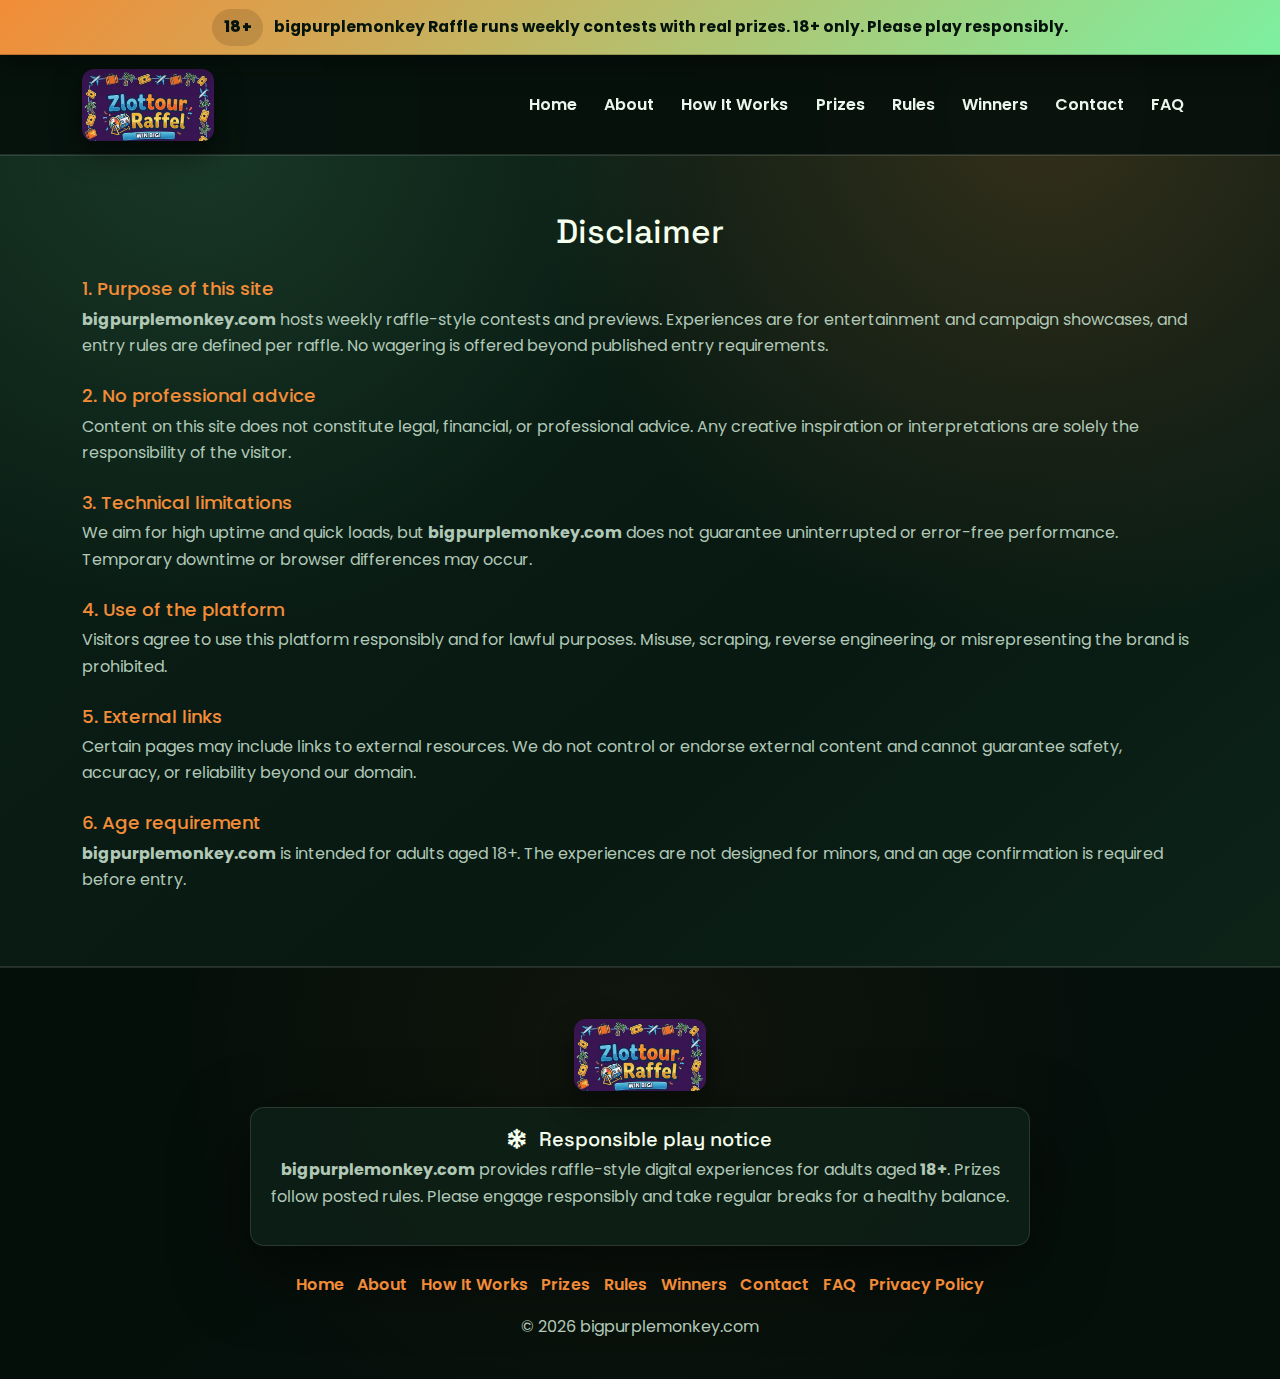
<file: disclaimer/index.html>
<!doctype html>
<html lang="en">
<head>
  <meta charset="utf-8">
  <meta name="viewport" content="width=device-width, initial-scale=1">
  <link rel="icon" type="image/x-icon" href="/favicon.ico">
  <title>Disclaimer - bigpurplemonkey Raffle</title>
  <meta name="description" content="Disclaimer for bigpurplemonkey Raffle: licensed raffle, $3,780 prize, 995 tickets at $10, draw Dec 26, 2025. 18+ with responsible play.">
  <link rel="preconnect" href="https://fonts.googleapis.com">
  <link rel="preconnect" href="https://fonts.gstatic.com" crossorigin>
  <link href="https://fonts.googleapis.com/css2?family=Poppins:wght@400;500;600;700&family=Space+Grotesk:wght@500;600;700&display=swap" rel="stylesheet">
  <link href="https://cdn.jsdelivr.net/npm/bootstrap@5.3.3/dist/css/bootstrap.min.css" rel="stylesheet">
  <link rel="stylesheet" href="https://cdnjs.cloudflare.com/ajax/libs/font-awesome/6.5.2/css/all.min.css">
  <style>
:root{
  --bg: #04130d;
  --panel: rgba(14,33,24,0.78);
  --panel-strong: rgba(18,44,32,0.9);
  --text: #e9f6ed;
  --muted: #b1c8b7;
  --heading: #f5ffee;
  --accent: #f28c38;
  --accent-2: #7cf0a0;
  --border: rgba(255,255,255,0.12);
  --radius: 14px;
  --font-heading: "Space Grotesk", "Inter", system-ui, sans-serif;
  --font-body: "Poppins", "Inter", system-ui, sans-serif;
  --shadow: 0 24px 70px rgba(0,0,0,0.55);
}

*{box-sizing:border-box}
body{
  margin:0;
  font-family:var(--font-body);
  background:
    radial-gradient(circle at 16% 10%, rgba(124,240,160,0.12), transparent 30%),
    radial-gradient(circle at 82% 8%, rgba(242,140,56,0.18), transparent 32%),
    linear-gradient(140deg, #071b12, #04150e 55%, #0c2518);
  color:var(--text);
  line-height:1.65;
  min-height:100vh;
  -webkit-font-smoothing:antialiased;
}
a{color:var(--accent-2); text-decoration:none; transition:color .18s, opacity .18s}
a:hover{color:var(--accent); opacity:0.9}
.link-accent{color:var(--accent); font-weight:700}
.link-accent:hover{color:var(--accent-2)}
img{max-width:100%; display:block}

.container{width:min(1140px, 100% - 2rem); margin:0 auto}

.notice-banner{
  background:linear-gradient(135deg, var(--accent), var(--accent-2));
  color:#04140d;
  padding:0.55rem 0;
  text-align:center;
  font-weight:700;
  border-bottom:1px solid rgba(0,0,0,0.2);
  box-shadow:0 10px 28px rgba(0,0,0,0.35);
  position:relative;
  z-index:70;
}
.banner-inner{
  display:flex;
  align-items:center;
  justify-content:center;
  gap:0.65rem;
  flex-wrap:wrap;
  font-size:0.97rem;
}
.banner-pill{
  background:rgba(0,0,0,0.12);
  color:#04140d;
  padding:0.35rem 0.7rem;
  border-radius:999px;
  font-weight:800;
  letter-spacing:0.5px;
}

.bigpurplemonkey-com-nav{
  background:rgba(5,15,11,0.9);
  border-bottom:1px solid var(--border);
  backdrop-filter:blur(14px);
  position:sticky;
  top:0;
  z-index:60;
  padding:0.85rem 0;
}
.bigpurplemonkey-com-nav .navbar-brand{
  display:flex;
  align-items:center;
  gap:0.65rem;
  padding:0;
}
.brand-logo{
  width:132px;
  height:auto;
  display:block;
  border-radius:12px;
  box-shadow:0 12px 30px rgba(0,0,0,0.45);
}
.bigpurplemonkey-com-nav .nav-link{
  color:var(--text);
  font-weight:600;
  margin:0 0.35rem;
  padding:0.35rem 0.65rem;
  border-radius:10px;
  transition:background .15s, color .15s;
}
.bigpurplemonkey-com-nav .nav-link.active,
.bigpurplemonkey-com-nav .nav-link:hover{
  background:var(--panel);
  color:var(--accent);
}
.navbar-toggler{
  border:1px solid var(--border);
  color:var(--text);
}
.navbar-toggler:focus{box-shadow:0 0 0 3px rgba(124,240,160,0.2)}

.bigpurplemonkey-com-btn{
  display:inline-flex;
  align-items:center;
  justify-content:center;
  gap:0.4rem;
  padding:0.78rem 1.6rem;
  border-radius:12px;
  font-weight:700;
  white-space:nowrap;
  border:1px solid transparent;
  cursor:pointer;
  transition:transform .16s ease, box-shadow .2s ease, background .2s ease, color .2s ease;
  text-decoration:none;
}
.bigpurplemonkey-com-btn.primary{
  background:linear-gradient(135deg, var(--accent), var(--accent-2));
  color:#04130d;
  box-shadow:0 14px 36px rgba(0,0,0,0.4);
}
.bigpurplemonkey-com-btn.primary:hover{transform:translateY(-2px)}
.bigpurplemonkey-com-btn.ghost{
  background:var(--panel);
  border-color:var(--border);
  color:var(--text);
}
.bigpurplemonkey-com-btn.ghost:hover{color:var(--accent)}

.eyebrow{
  text-transform:uppercase;
  letter-spacing:2px;
  font-size:0.78rem;
  color:var(--muted);
  margin:0 0 0.35rem;
}
.section-title{
  font-family:var(--font-heading);
  color:var(--heading);
  font-size:2.1rem;
  margin:0 0 0.45rem;
}
.section-sub{margin:0 0 1rem; color:var(--muted)}

.bigpurplemonkey-com-hero{
  position:relative;
  padding:clamp(3rem, 6vw, 4.8rem) 0;
  overflow:hidden;
}
.bigpurplemonkey-com-hero::before,
.bigpurplemonkey-com-hero::after{
  content:"";
  position:absolute;
  width:420px; height:420px;
  border-radius:50%;
  filter:blur(120px);
  opacity:0.35;
  z-index:0;
}
.bigpurplemonkey-com-hero::before{top:-120px; left:-60px; background:radial-gradient(circle, rgba(124,240,160,0.48), transparent 60%)}
.bigpurplemonkey-com-hero::after{bottom:-140px; right:-20px; background:radial-gradient(circle, rgba(242,140,56,0.42), transparent 60%)}
.hero-inner{
  position:relative;
  z-index:1;
  display:grid;
  grid-template-columns:1fr;
  gap:1.6rem;
  text-align:center;
}
.hero-title{
  font-family:var(--font-heading);
  font-size:2.8rem;
  line-height:1.08;
  margin:0 0 0.6rem;
}
.hero-sub{
  color:var(--muted);
  margin:0 auto;
  max-width:780px;
}
.hero-cta{display:flex; justify-content:center; gap:0.8rem; flex-wrap:wrap; margin-top:1.1rem}
.hero-badges{
  display:flex;
  justify-content:center;
  gap:0.6rem;
  flex-wrap:wrap;
}
.pill{
  display:inline-flex;
  align-items:center;
  gap:0.35rem;
  padding:0.4rem 0.8rem;
  border-radius:999px;
  background:var(--panel);
  border:1px solid var(--border);
  color:var(--muted);
  font-weight:600;
  font-size:0.95rem;
}
.pill.accent{
  background:rgba(242,140,56,0.16);
  color:var(--accent);
  border-color:rgba(242,140,56,0.42);
}

.bigpurplemonkey-com-disclaimer-card{padding:3rem 0}
.disclaimer-box{
  max-width:900px;
  margin:0 auto;
  background:var(--panel);
  border:1px solid var(--border);
  padding:1.4rem;
  border-radius:16px;
  text-align:center;
  box-shadow:var(--shadow);
}
.disclaimer-title{
  color:var(--heading);
  margin:0 0 0.35rem;
  font-family:var(--font-heading);
}
.disclaimer-heading{
  margin:0 0 0.4rem;
  color:var(--heading);
  font-family:var(--font-heading);
}
.disclaimer-text{color:var(--muted); margin:0 0 1rem}
.disclaimer-btn{
  background:var(--accent);
  color:#04130d;
  padding:0.6rem 1.25rem;
  border-radius:999px;
  font-weight:700;
  display:inline-block;
}
.disclaimer-btn:hover{background:var(--accent-2); color:#02150f}

.bigpurplemonkey-com-play{
  padding:3.5rem 0;
  text-align:center;
}
.game-wrapper{
  margin:2rem auto;
  display:flex;
  justify-content:center;
}
.game-wrapper > .w-100{
  width:100%;
  max-width:920px;
  text-align:center;
}
.game-frame{
  position:relative;
  width:100%;
  max-width:920px;
  border-radius:14px;
  overflow:hidden;
  background:linear-gradient(160deg, rgba(242,140,56,0.18), rgba(124,240,160,0.12));
  border:1px solid var(--border);
  box-shadow:0 16px 40px rgba(0,0,0,0.45);
}
.game-frame::before{content:""; display:block; padding-top:56.25%;}
.game-frame iframe{
  position:absolute;
  inset:0;
  width:100%;
  height:100%;
  border:0;
}
.game-caption{
  margin-top:0.5rem;
  color:var(--muted);
  font-weight:600;
}

.bigpurplemonkey-com-features{
  padding:3.5rem 0;
  background:rgba(255,255,255,0.01);
}
.feature-grid{
  display:grid;
  grid-template-columns:repeat(auto-fit, minmax(240px,1fr));
  gap:1rem;
  margin-top:1.6rem;
}
.feature-box{
  background:var(--panel);
  border:1px solid var(--border);
  padding:1.4rem;
  border-radius:12px;
  color:var(--text);
  transition:transform .16s, box-shadow .16s;
  box-shadow:var(--shadow);
}
.feature-box:hover{transform:translateY(-4px); box-shadow:0 18px 46px rgba(0,0,0,0.6)}
.feature-icon{font-size:1.9rem; color:var(--accent); margin-bottom:0.4rem}
.feature-box h4{margin:0 0 0.35rem; font-family:var(--font-heading)}
.feature-box p{margin:0; color:var(--muted)}

.bigpurplemonkey-com-about{padding:3.8rem 0}
.about-grid{
  display:grid;
  grid-template-columns:1fr 1fr;
  gap:1.8rem;
  align-items:center;
}
.about-visual{
  background:linear-gradient(145deg, rgba(242,140,56,0.2), rgba(124,240,160,0.14));
  border:1px solid var(--border);
  border-radius:16px;
  padding:1.5rem;
  position:relative;
  box-shadow:var(--shadow);
  overflow:hidden;
}
.about-visual::after{
  content:"JH";
  position:absolute;
  right:14px;
  bottom:8px;
  font-size:3.6rem;
  font-weight:800;
  color:rgba(255,255,255,0.06);
  letter-spacing:3px;
}
.about-visual img{border-radius:12px; box-shadow:0 16px 36px rgba(0,0,0,0.55)}
.about-text p{color:var(--muted); margin:0 0 0.8rem}
.about-text .bigpurplemonkey-com-btn{margin-top:0.4rem}

.bigpurplemonkey-com-reviews{
  padding:3.5rem 0;
  text-align:center;
}
.reviews-grid{
  max-width:940px;
  margin:0 auto;
  display:grid;
  grid-template-columns:repeat(auto-fit, minmax(260px,1fr));
  gap:1rem;
}
.review-card{
  background:var(--panel);
  border:1px solid var(--border);
  padding:1.2rem;
  border-radius:12px;
  box-shadow:var(--shadow);
}
.review-text{font-style:italic; color:var(--text); margin:0 0 0.6rem}
.review-author{color:var(--accent); font-weight:700; margin:0}

.bigpurplemonkey-com-contact{
  background:rgba(255,255,255,0.01);
  padding:4rem 0;
}
.contact-grid{
  display:grid;
  grid-template-columns:1fr 1fr;
  gap:1.6rem;
}
.contact-info{
  background:var(--panel);
  border:1px solid var(--border);
  border-radius:12px;
  padding:1.1rem;
  color:var(--text);
}
.contact-info p{margin:0.1rem 0; color:var(--muted)}
.contact-info strong{color:var(--text)}
.contact-form{
  background:var(--panel);
  border:1px solid var(--border);
  border-radius:12px;
  padding:1.1rem;
  display:flex;
  flex-direction:column;
  gap:0.9rem;
  box-shadow:var(--shadow);
}
.contact-form input,
.contact-form textarea{
  width:100%;
  padding:0.78rem 0.9rem;
  border-radius:10px;
  border:1px solid var(--border);
  background:rgba(255,255,255,0.03);
  color:var(--text);
  font-size:1rem;
  transition:border .16s, box-shadow .16s;
}
.contact-form input:focus,
.contact-form textarea:focus{
  outline:none;
  border-color:var(--accent-2);
  box-shadow:0 0 0 3px rgba(124,240,160,0.2);
}
.form-status{
  min-height:20px;
  color:var(--muted);
}
.form-status.success{color:#9ff2c0}
.form-status.error{color:#f28c38}

.bigpurplemonkey-com-legal{
  background:rgba(255,255,255,0.02);
  border-top:1px solid var(--border);
  border-bottom:1px solid var(--border);
  padding:3.5rem 0;
}
.bigpurplemonkey-com-legal .section-title{text-align:center}
.bigpurplemonkey-com-legal .subheading{
  color:var(--accent);
  font-size:1.15rem;
  margin:1.6rem 0 0.4rem;
}
.bigpurplemonkey-com-legal p{
  color:var(--muted);
  margin:0 0 1rem;
}

.bigpurplemonkey-com-footer{
  background:rgba(5,15,11,0.94);
  color:var(--text);
  text-align:center;
  padding:3.2rem 1rem 2.4rem;
  border-top:1px solid var(--border);
  position:relative;
  overflow:hidden;
}
.bigpurplemonkey-com-footer::before{
  content:"";
  position:absolute;
  inset:0;
  background:radial-gradient(circle at 50% 20%, rgba(242,140,56,0.05), transparent 65%);
  z-index:0;
}
.bigpurplemonkey-com-footer .container{position:relative; z-index:1}
.footer-brand{
  display:flex;
  align-items:center;
  justify-content:center;
  gap:0.7rem;
  margin-bottom:1rem;
}
.footer-disclaimer{
  background:var(--panel);
  border:1px solid var(--border);
  color:var(--muted);
  max-width:780px;
  margin:0 auto 1.6rem;
  padding:1.2rem;
  border-radius:14px;
  box-shadow:var(--shadow);
}
.footer-links{
  display:flex;
  justify-content:center;
  gap:0.85rem;
  flex-wrap:wrap;
  padding:0;
  margin:0 0 1rem;
  list-style:none;
}
.footer-links a{
  color:var(--accent);
  font-weight:600;
}
.footer-links a:hover{color:var(--accent-2)}
.footer-copy{
  color:var(--muted);
  margin:0;
}

.bigpurplemonkey-com-popup{
  position:fixed;
  inset:0;
  display:flex;
  align-items:center;
  justify-content:center;
  background:rgba(0,0,0,0.82);
  z-index:9999;
  opacity:0;
  visibility:hidden;
  transition:opacity .2s, visibility .2s;
  padding:1rem;
}
.bigpurplemonkey-com-popup.active{opacity:1; visibility:visible}
.bigpurplemonkey-com-popup .popup-inner{
  background:linear-gradient(160deg, rgba(5,15,11,0.96), rgba(5,15,11,0.98));
  border:1px solid var(--border);
  color:var(--text);
  padding:1.6rem;
  border-radius:14px;
  max-width:520px;
  text-align:center;
  box-shadow:var(--shadow);
}
.bigpurplemonkey-com-popup h3{margin:0 0 0.4rem; color:var(--heading)}
.bigpurplemonkey-com-popup p{margin:0 0 0.8rem; color:var(--muted)}
.popup-buttons{display:flex; justify-content:center; gap:0.6rem; flex-wrap:wrap}
.popup-buttons .exit{background:transparent; border:1px solid var(--border); color:var(--heading)}
.popup-buttons .exit:hover{background:var(--panel)}

.bigpurplemonkey-com-scroll{
  position:fixed;
  right:22px;
  bottom:22px;
  width:44px;
  height:44px;
  border-radius:50%;
  border:none;
  background:var(--accent);
  color:#04130d;
  display:flex;
  align-items:center;
  justify-content:center;
  cursor:pointer;
  box-shadow:0 14px 34px rgba(0,0,0,0.55);
  opacity:0;
  visibility:hidden;
  transition:all .16s;
  z-index:90;
}
.bigpurplemonkey-com-scroll.show{opacity:1; visibility:visible}
.bigpurplemonkey-com-scroll:hover{background:var(--accent-2)}

.sr-only{
  position:absolute;
  width:1px;
  height:1px;
  padding:0;
  margin:-1px;
  overflow:hidden;
  clip:rect(0,0,0,0);
  border:0;
}

@media (max-width: 992px){
  .about-grid,
  .contact-grid{
    grid-template-columns:1fr;
  }
  .hero-title{font-size:2.4rem}
}
@media (max-width: 768px){
  .hero-title{font-size:2.05rem}
  .game-frame{max-width:100%}
  .bigpurplemonkey-com-nav{padding:0.75rem 0}
}
@media (max-width: 576px){
  .hero-cta{flex-direction:column}
  .brand-logo{width:114px}
}

</style>
</head>
<body class="bigpurplemonkey-com bigpurplemonkey-com-k0m9">

<div class="notice-banner notice-banner-x3q2">
  <div class="container container-c4r1 banner-inner banner-inner-q5d2">
    <span class="banner-pill banner-pill-m7r6">18+</span>
    <span>bigpurplemonkey Raffle runs weekly contests with real prizes. 18+ only. Please play responsibly.</span>
  </div>
</div>

<nav class="navbar navbar-y5h7 navbar-expand-lg navbar-expand-lg-w7s2 bigpurplemonkey-com-nav bigpurplemonkey-com-nav-a7d0">
  <div class="container container-c4r1 d-flex d-flex-n1a5 align-items-center align-items-center-x8i9 justify-content-between justify-content-between-r0j8">
    <a class="navbar-brand navbar-brand-q2g5" href="/">
      <img class="brand-logo brand-logo-q6p5" src="../assets/img.png" alt="bigpurplemonkey Raffle logo">
      <span class="sr-only sr-only-o8m2">bigpurplemonkey.com</span>
    </a>
    <button class="navbar-toggler navbar-toggler-b5h2" type="button" data-bs-toggle="collapse" data-bs-target="#navMenu" aria-controls="navMenu" aria-expanded="false" aria-label="Toggle navigation">
      <span class="navbar-toggler-icon navbar-toggler-icon-w0y0"><i class="fas fas-w9l2 fa-bars fa-bars-i3q8"></i></span>
    </button>

    <div class="collapse collapse-m1l9 navbar-collapse navbar-collapse-c1i9 justify-content-end justify-content-end-e5q5" id="navMenu">
      <ul class="navbar-nav navbar-nav-q3g6 mb-2 mb-2-q5j2 mb-lg-0 mb-lg-0-a7z2 align-items-lg-center align-items-lg-center-z3q4">
        <li class="nav-item nav-item-k5i6"><a class="nav-link nav-link-o0h9" href="/">Home</a></li>
        <li class="nav-item nav-item-k5i6"><a class="nav-link nav-link-o0h9" href="/#impact">About</a></li>
        <li class="nav-item nav-item-k5i6"><a class="nav-link nav-link-o0h9" href="/#how">How It Works</a></li>
        <li class="nav-item nav-item-k5i6"><a class="nav-link nav-link-o0h9" href="/prizes">Prizes</a></li>
        <li class="nav-item nav-item-k5i6"><a class="nav-link nav-link-o0h9" href="/rules">Rules</a></li>
        <li class="nav-item nav-item-k5i6"><a class="nav-link nav-link-o0h9" href="/#winners">Winners</a></li>
        <li class="nav-item nav-item-k5i6"><a class="nav-link nav-link-o0h9" href="/#contact">Contact</a></li>
        <li class="nav-item nav-item-k5i6"><a class="nav-link nav-link-o0h9" href="/faq">FAQ</a></li>
      </ul>
    </div>
  </div>
</nav>

<section id="disclaimer" class="bigpurplemonkey-com-legal bigpurplemonkey-com-legal-y9y4">
  <div class="container container-c4r1">
    <h2 class="section-title section-title-t6h0">Disclaimer</h2>

    <h3 class="subheading subheading-a2a2">1. Purpose of this site</h3>
    <p>
      <strong>bigpurplemonkey.com</strong> hosts weekly raffle-style contests and previews. Experiences are for entertainment and campaign showcases, and entry rules are defined per raffle. No wagering is offered beyond published entry requirements.
    </p>

    <h3 class="subheading subheading-a2a2">2. No professional advice</h3>
    <p>
      Content on this site does not constitute legal, financial, or professional advice. Any creative inspiration or interpretations
      are solely the responsibility of the visitor.
    </p>

    <h3 class="subheading subheading-a2a2">3. Technical limitations</h3>
    <p>
      We aim for high uptime and quick loads, but <strong>bigpurplemonkey.com</strong> does not guarantee uninterrupted or error-free
      performance. Temporary downtime or browser differences may occur.
    </p>

    <h3 class="subheading subheading-a2a2">4. Use of the platform</h3>
    <p>
      Visitors agree to use this platform responsibly and for lawful purposes. Misuse, scraping, reverse engineering, or misrepresenting
      the brand is prohibited.
    </p>

    <h3 class="subheading subheading-a2a2">5. External links</h3>
    <p>
      Certain pages may include links to external resources. We do not control or endorse external content and cannot guarantee safety,
      accuracy, or reliability beyond our domain.
    </p>

    <h3 class="subheading subheading-a2a2">6. Age requirement</h3>
    <p>
      <strong>bigpurplemonkey.com</strong> is intended for adults aged 18+. The experiences are not designed for minors, and an age
      confirmation is required before entry.
    </p>
  </div>
</section>

<footer class="bigpurplemonkey-com-footer bigpurplemonkey-com-footer-v6m2">
  <div class="container container-c4r1">
    <div class="footer-brand footer-brand-f3e8">
      <img class="brand-logo brand-logo-q6p5" src="../assets/img.png" alt="bigpurplemonkey Raffle logo">
      <span class="sr-only sr-only-o8m2">bigpurplemonkey.com</span>
    </div>

    <div class="footer-disclaimer footer-disclaimer-w3t2">
      <h5 class="disclaimer-heading disclaimer-heading-n1i4"><i class="fas fas-w9l2 fa-snowflake fa-snowflake-p3e7 me-2 me-2-j6x0"></i> Responsible play notice</h5>
      <p>
      <strong>bigpurplemonkey.com</strong> provides raffle-style digital experiences for adults aged <strong>18+</strong>. Prizes follow posted rules. Please engage responsibly and take regular breaks for a healthy balance.
      </p>
    </div>

    <ul class="footer-links footer-links-x6i8">
      <li><a href="/">Home</a></li>
      <li><a href="/#impact">About</a></li>
      <li><a href="/#how">How It Works</a></li>
      <li><a href="/prizes">Prizes</a></li>
      <li><a href="/rules">Rules</a></li>
      <li><a href="/#winners">Winners</a></li>
      <li><a href="/#contact">Contact</a></li>
      <li><a href="/faq">FAQ</a></li>
      <li><a href="/privacy-policy">Privacy Policy</a></li>
    </ul>

    <p class="footer-copy footer-copy-s9t8">
      © <span data-year></span> bigpurplemonkey.com
    </p>
  </div>
</footer>

<button id="hubScrollTop" class="bigpurplemonkey-com-scroll bigpurplemonkey-com-scroll-z6b7" aria-label="Scroll to top">
  <i class="fas fas-w9l2 fa-chevron-up fa-chevron-up-r7n6"></i>
</button>

<script src="https://cdn.jsdelivr.net/npm/bootstrap@5.3.3/dist/js/bootstrap.bundle.min.js"></script>
<script src="../assets/main.js" defer></script>
</body>
</html>
</file>
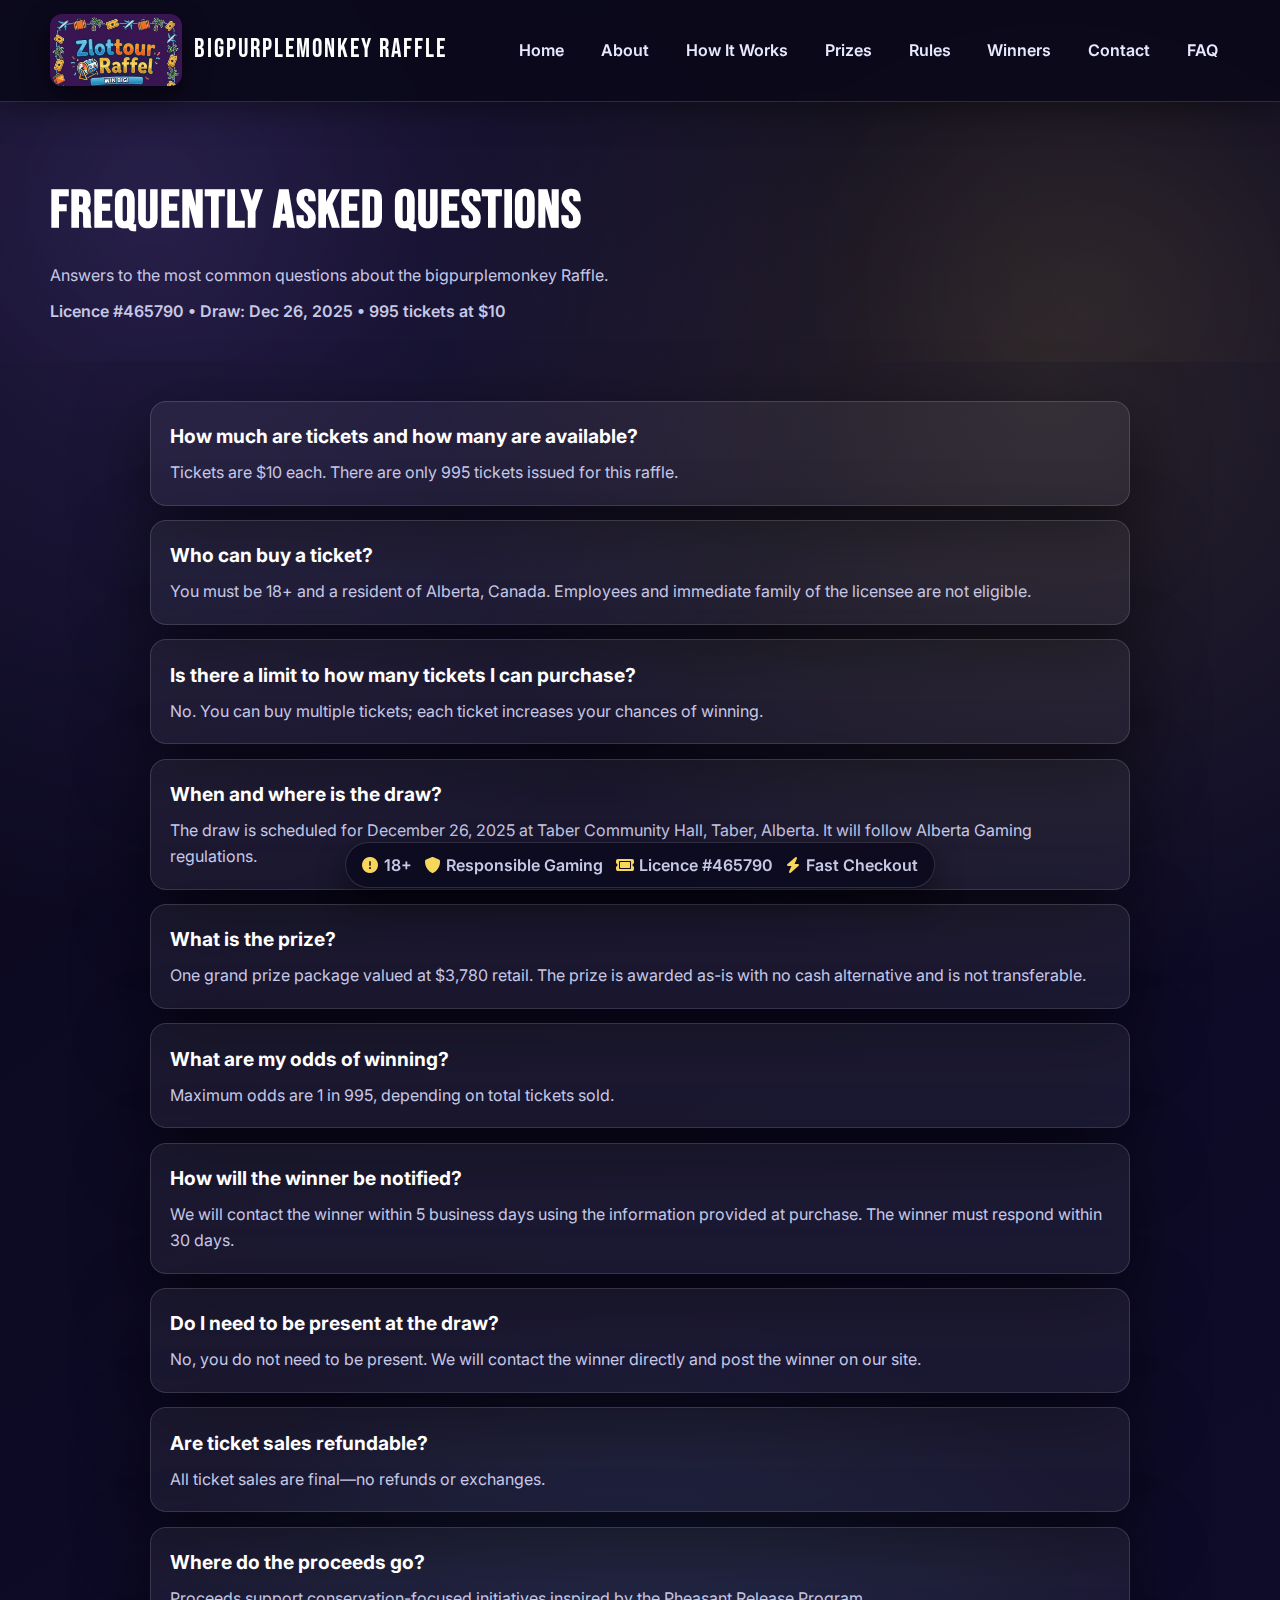
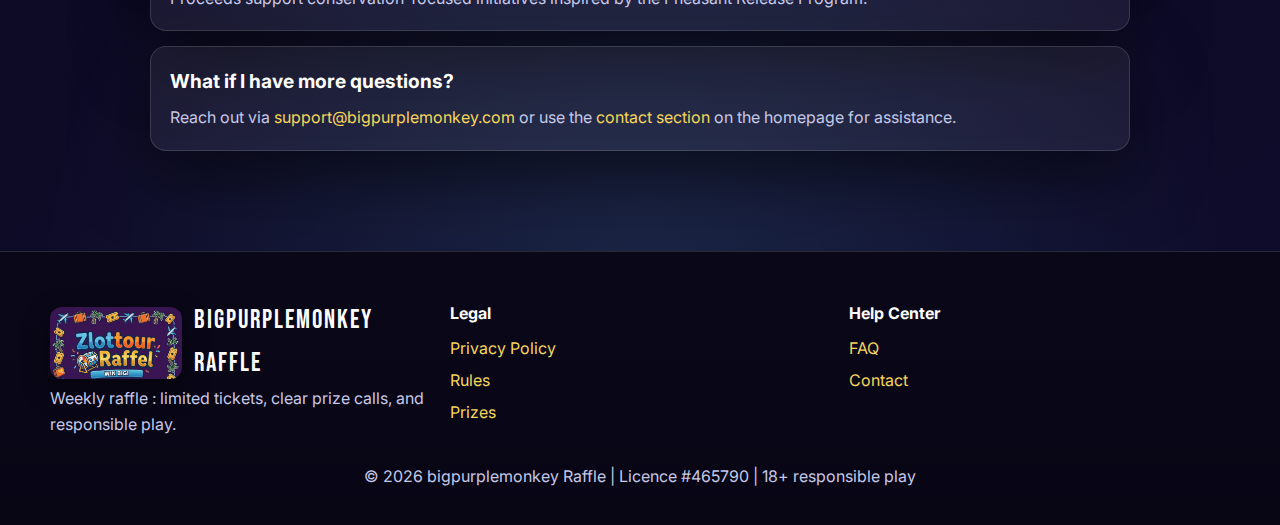
<file: faq/index.html>
<!doctype html>
<html lang="en">
<head>
  <meta charset="utf-8">
  <meta name="viewport" content="width=device-width, initial-scale=1">
  <link rel="icon" type="image/x-icon" href="/favicon.ico">
  <title>FAQ — bigpurplemonkey Raffle</title>
  <meta name="description" content="FAQ for bigpurplemonkey Raffle: $10 tickets (995 total), $3,780 prize, draw Dec 26, 2025, licence #465790. Eligibility, odds, notifications, refunds, and proceeds.">
  <link rel="preconnect" href="https://fonts.googleapis.com">
  <link rel="preconnect" href="https://fonts.gstatic.com" crossorigin>
  <link href="https://fonts.googleapis.com/css2?family=Inter:wght@400;500;600;700;800;900&family=Bebas+Neue&display=swap" rel="stylesheet">
  <link rel="stylesheet" href="https://cdnjs.cloudflare.com/ajax/libs/font-awesome/6.5.2/css/all.min.css">
  <style>
:root{
  --bg: #0d0b21;
  --panel: rgba(255,255,255,0.06);
  --panel-strong: rgba(255,255,255,0.1);
  --text: #e8e9ff;
  --muted: #c6c8e6;
  --heading: #ffffff;
  --accent: #f6d65b;
  --secondary: #9a7bff;
  --primary: #130f2e;
  --border: rgba(255,255,255,0.14);
  --radius: 16px;
  --shadow: 0 24px 70px rgba(0,0,0,0.55);
  --font-display: "Bebas Neue", "Inter", system-ui, sans-serif;
  --font-body: "Inter", system-ui, sans-serif;
}
*{box-sizing:border-box}
body{margin:0; font-family:var(--font-body); background:radial-gradient(circle at 12% 10%, rgba(154,123,255,0.16), transparent 32%),radial-gradient(circle at 82% 18%, rgba(246,214,91,0.12), transparent 30%),radial-gradient(circle at 50% 90%, rgba(108,205,255,0.14), transparent 30%),linear-gradient(145deg, #0a0819 0%, #0d0a24 40%, #0f0c2c 100%); color:var(--text); line-height:1.65; min-height:100vh; -webkit-font-smoothing:antialiased}
a{color:var(--accent); text-decoration:none; transition:color .18s ease, opacity .18s ease}
a:hover{color:var(--secondary); opacity:0.92}
.container{width:min(1180px, 100% - 2.4rem); margin:0 auto}

.topbar{position:sticky; top:0; z-index:80; background:rgba(10,8,25,0.9); backdrop-filter:blur(16px); border-bottom:1px solid var(--border); box-shadow:0 8px 30px rgba(0,0,0,0.35)}
.nav-wrap{display:flex; align-items:center; justify-content:space-between; gap:1rem; padding:0.9rem 0}
.brand{display:flex; align-items:center; gap:0.75rem}
.brand img{width:132px; border-radius:12px; box-shadow:0 10px 28px rgba(0,0,0,0.45)}
.brand-name{font-family:var(--font-display); letter-spacing:2px; font-size:1.6rem; color:var(--heading)}
.nav-links{display:flex; align-items:center; gap:0.8rem}
.nav-links a{color:var(--text); font-weight:600; padding:0.45rem 0.75rem; border-radius:12px; transition:background .15s ease, color .15s ease}
.nav-links a:hover{background:var(--panel); color:var(--accent)}
.nav-links .btn{padding:0.72rem 1rem}
.menu-toggle{display:none; background:var(--panel); border:1px solid var(--border); color:var(--text); padding:0.55rem 0.75rem; border-radius:12px}

.btn{display:inline-flex; align-items:center; justify-content:center; gap:0.45rem; padding:0.78rem 1.6rem; border-radius:12px; font-weight:700; border:1px solid transparent; cursor:pointer; transition:transform .16s ease, box-shadow .2s ease, background .2s ease, color .2s ease}
.btn{white-space:nowrap}
.btn.primary{background:linear-gradient(135deg, var(--secondary), var(--accent)); color:#0b0920; box-shadow:0 12px 36px rgba(0,0,0,0.35)}
.btn.primary:hover{transform:translateY(-2px)}
.btn.ghost{background:var(--panel); border-color:var(--border); color:var(--text)}
.btn.ghost:hover{color:var(--accent)}

.hero{position:relative; overflow:hidden; padding:clamp(2.6rem, 6vw, 4rem) 0 2.4rem}
.hero::before,.hero::after{content:""; position:absolute; width:420px; height:420px; border-radius:50%; filter:blur(120px); opacity:0.35; z-index:0}
.hero::before{top:-120px; left:-60px; background:radial-gradient(circle, rgba(154,123,255,0.45), transparent 60%)}
.hero::after{bottom:-140px; right:-20px; background:radial-gradient(circle, rgba(246,214,91,0.4), transparent 60%)}
.hero-inner{position:relative; z-index:1; display:grid; grid-template-columns:1fr; gap:0.4rem; text-align:left}
.hero-title{font-family:var(--font-display); font-size:clamp(2.3rem, 5vw, 3.4rem); letter-spacing:1px; margin:0 0 0.4rem; color:var(--heading)}
.hero-sub{color:var(--muted); margin:0 0 0.6rem; max-width:880px}
.meta{color:var(--muted); font-weight:600; margin:0}

.faq-section{padding:2.4rem 0; max-width:980px; margin:0 auto}
.faq-item{background:var(--panel); border:1px solid var(--border); border-radius:16px; padding:1.2rem; box-shadow:var(--shadow); margin-bottom:0.9rem}
.faq-item h3{margin:0 0 0.4rem; color:var(--heading); font-size:1.2rem}
.faq-item p{margin:0; color:var(--muted)}

.highlight{background:var(--panel-strong); border:1px solid var(--border); border-left:4px solid var(--accent); border-radius:14px; padding:1.2rem; box-shadow:var(--shadow); margin:1.2rem 0; color:var(--muted)}
.highlight strong{color:var(--heading)}

.footer{background:linear-gradient(180deg, #0a0718, #080615); border-top:1px solid var(--border); padding:3rem 0 2.2rem; margin-top:3rem}
.footer-grid{display:grid; grid-template-columns:repeat(auto-fit, minmax(240px, 1fr)); gap:1.2rem; margin-bottom:1.6rem}
.footer h4{margin:0 0 0.5rem; color:var(--heading)}
.footer p{margin:0; color:var(--muted)}
.footer ul{list-style:none; padding:0; margin:0}
.footer li{margin:0.35rem 0}
.footer-copy{text-align:center; color:var(--muted); margin:0}

.sticky-ribbon{position:fixed; bottom:12px; left:50%; transform:translateX(-50%); background:rgba(12,10,30,0.9); border:1px solid var(--border); border-radius:999px; padding:0.55rem 1rem; display:flex; align-items:center; gap:0.8rem; box-shadow:0 12px 30px rgba(0,0,0,0.45); backdrop-filter:blur(10px); z-index:60; flex-wrap:wrap}
.sticky-ribbon .item{display:flex; align-items:center; gap:0.35rem; color:var(--muted); font-weight:600}
.sticky-ribbon .item i{color:var(--accent)}

.scroll-top{position:fixed; right:18px; bottom:70px; width:46px; height:46px; border-radius:50%; border:none; background:var(--accent); color:#0b0920; display:flex; align-items:center; justify-content:center; cursor:pointer; box-shadow:0 14px 34px rgba(0,0,0,0.55); opacity:0; visibility:hidden; transition:all .16s; z-index:65}
.scroll-top.show{opacity:1; visibility:visible}
.scroll-top:hover{background:var(--secondary); color:#fff}

@media (max-width: 960px){
  .nav-links{position:absolute; left:0; right:0; top:100%; background:rgba(10,8,25,0.96); padding:0.8rem 1.2rem 1rem; flex-direction:column; align-items:flex-start; border-bottom:1px solid var(--border); display:none}
  .nav-links.open{display:flex}
  .menu-toggle{display:inline-flex}
}
@media (max-width: 720px){
  .brand img{width:112px}
  .sticky-ribbon{bottom:14px; border-radius:16px}
}
  </style>
</head>
<body class="bigpurplemonkey">
  <header class="topbar">
    <div class="container nav-wrap">
      <a class="brand" href="/">
        <img src="../assets/img.png" alt="bigpurplemonkey logo">
        <span class="brand-name">bigpurplemonkey Raffle</span>
      </a>
      <button class="menu-toggle" type="button" aria-label="Toggle menu" data-menu-toggle>
        <i class="fa-solid fa-bars"></i>
      </button>
      <nav class="nav-links" id="navMenu">
        <a href="/">Home</a>
        <a href="/#impact">About</a>
        <a href="/#how">How It Works</a>
        <a href="/prizes">Prizes</a>
        <a href="/rules">Rules</a>
        <a href="/#winners">Winners</a>
        <a href="/#contact">Contact</a>
        <a href="/faq">FAQ</a>
      </nav>
    </div>
  </header>

  <main>
    <section class="hero" id="faq">
      <div class="container hero-inner">
        <div>
          <h1 class="hero-title">Frequently Asked Questions</h1>
          <p class="hero-sub">Answers to the most common questions about the bigpurplemonkey Raffle.</p>
          <p class="meta">Licence #465790 • Draw: Dec 26, 2025 • 995 tickets at $10</p>
        </div>
      </div>
    </section>

    <section class="faq-section" aria-labelledby="faq-list">
      <div class="faq-item">
        <h3>How much are tickets and how many are available?</h3>
        <p>Tickets are $10 each. There are only 995 tickets issued for this raffle.</p>
      </div>

      <div class="faq-item">
        <h3>Who can buy a ticket?</h3>
        <p>You must be 18+ and a resident of Alberta, Canada. Employees and immediate family of the licensee are not eligible.</p>
      </div>

      <div class="faq-item">
        <h3>Is there a limit to how many tickets I can purchase?</h3>
        <p>No. You can buy multiple tickets; each ticket increases your chances of winning.</p>
      </div>

      <div class="faq-item">
        <h3>When and where is the draw?</h3>
        <p>The draw is scheduled for December 26, 2025 at Taber Community Hall, Taber, Alberta. It will follow Alberta Gaming regulations.</p>
      </div>

      <div class="faq-item">
        <h3>What is the prize?</h3>
        <p>One grand prize package valued at $3,780 retail. The prize is awarded as-is with no cash alternative and is not transferable.</p>
      </div>

      <div class="faq-item">
        <h3>What are my odds of winning?</h3>
        <p>Maximum odds are 1 in 995, depending on total tickets sold.</p>
      </div>

      <div class="faq-item">
        <h3>How will the winner be notified?</h3>
        <p>We will contact the winner within 5 business days using the information provided at purchase. The winner must respond within 30 days.</p>
      </div>

      <div class="faq-item">
        <h3>Do I need to be present at the draw?</h3>
        <p>No, you do not need to be present. We will contact the winner directly and post the winner on our site.</p>
      </div>

      <div class="faq-item">
        <h3>Are ticket sales refundable?</h3>
        <p>All ticket sales are final—no refunds or exchanges.</p>
      </div>

      <div class="faq-item">
        <h3>Where do the proceeds go?</h3>
        <p>Proceeds support conservation-focused initiatives inspired by the Pheasant Release Program.</p>
      </div>

      <div class="faq-item">
        <h3>What if I have more questions?</h3>
        <p>Reach out via <a href="mailto:support@bigpurplemonkey.com">support@bigpurplemonkey.com</a> or use the <a href="/#contact">contact section</a> on the homepage for assistance.</p>
      </div>
    </section>
  </main>

  <footer class="footer">
    <div class="container">
      <div class="footer-grid">
        <div>
          <div class="brand">
            <img src="../assets/img.png" alt="bigpurplemonkey logo">
            <span class="brand-name">bigpurplemonkey Raffle</span>
          </div>
          <p>Weekly raffle : limited tickets, clear prize calls, and responsible play.</p>
        </div>
        <div>
          <h4>Legal</h4>
          <ul>
            <li><a href="/privacy-policy">Privacy Policy</a></li>
            <li><a href="/rules">Rules</a></li>
            <li><a href="/prizes">Prizes</a></li>
          </ul>
        </div>
        <div>
          <h4>Help Center</h4>
          <ul>
            <li><a href="/faq">FAQ</a></li>
            <li><a href="/#contact">Contact</a></li>
          </ul>
        </div>
      </div>
      <p class="footer-copy">© <span data-year></span> bigpurplemonkey Raffle | Licence #465790 | 18+ responsible play</p>
    </div>
  </footer>

  <div class="sticky-ribbon">
    <div class="item"><i class="fa-solid fa-circle-exclamation"></i> 18+</div>
    <div class="item"><i class="fa-solid fa-shield"></i> Responsible Gaming</div>
    <div class="item"><i class="fa-solid fa-ticket"></i> Licence #465790</div>
    <div class="item"><i class="fa-solid fa-bolt"></i> Fast Checkout</div>
  </div>

  <button id="hubScrollTop" class="scroll-top" aria-label="Scroll to top">
    <i class="fa-solid fa-chevron-up"></i>
  </button>

  <script src="../assets/main.js" defer></script>
</body>
</html>
</file>
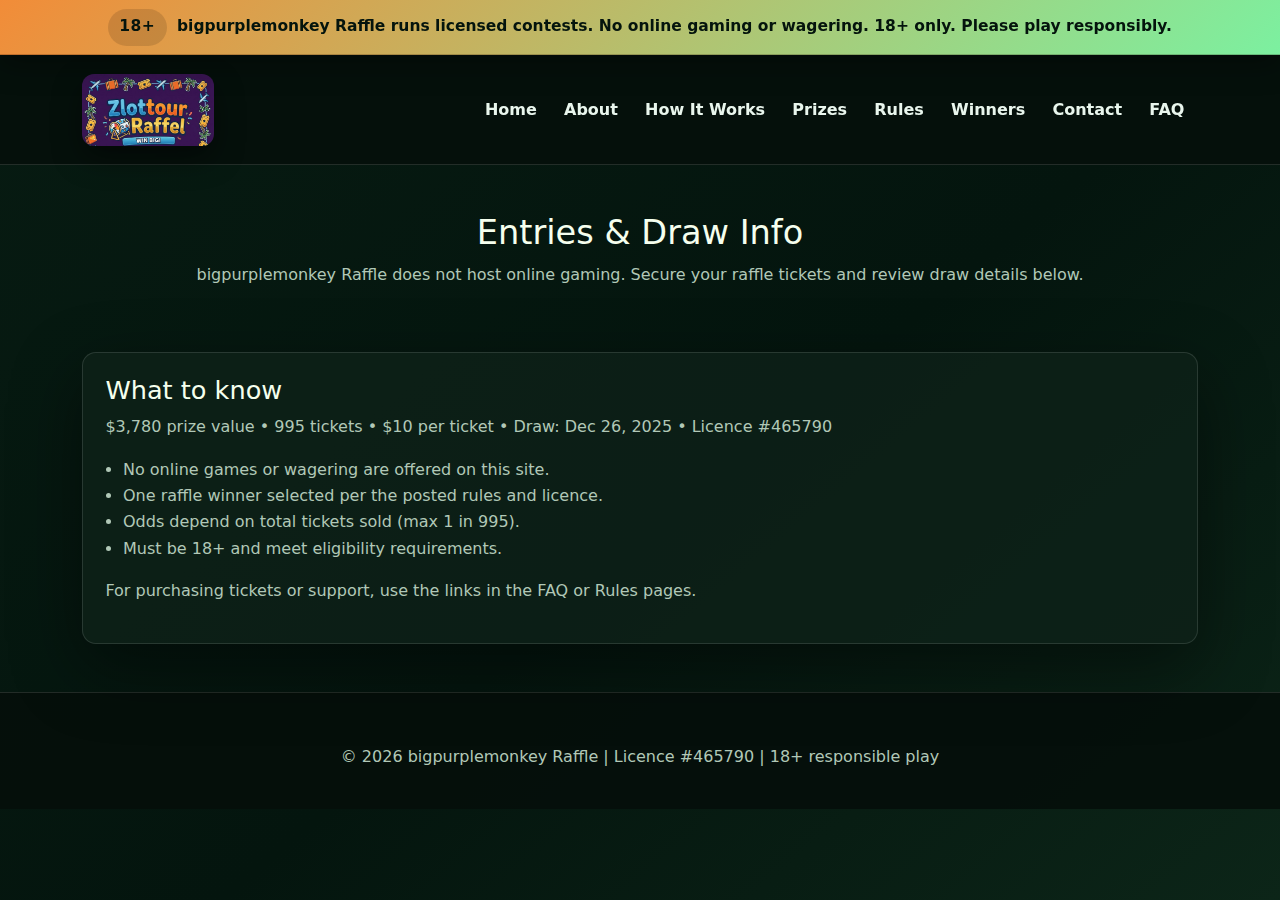
<file: play/index.html>
<!doctype html>
<html lang="en">
<head>
  <meta charset="utf-8">
  <meta name="viewport" content="width=device-width, initial-scale=1">
  <link rel="icon" type="image/x-icon" href="/favicon.ico">
  <title>Entries — bigpurplemonkey Raffle</title>
  <meta name="description" content="bigpurplemonkey Raffle entries and draw details. $3,780 prize, 995 tickets at $10, draw on Dec 26, 2025. No online games offered.">
  <link href="https://cdn.jsdelivr.net/npm/bootstrap@5.3.3/dist/css/bootstrap.min.css" rel="stylesheet">
  <link rel="stylesheet" href="https://cdnjs.cloudflare.com/ajax/libs/font-awesome/6.5.2/css/all.min.css">
  <style>
:root{
  --bg: #04130d;
  --panel: rgba(14,33,24,0.78);
  --panel-strong: rgba(18,44,32,0.9);
  --text: #e9f6ed;
  --muted: #b1c8b7;
  --heading: #f5ffee;
  --accent: #f28c38;
  --accent-2: #7cf0a0;
  --border: rgba(255,255,255,0.12);
  --radius: 14px;
  --font-heading: "Space Grotesk", "Inter", system-ui, sans-serif;
  --font-body: "Poppins", "Inter", system-ui, sans-serif;
  --shadow: 0 24px 70px rgba(0,0,0,0.45);
}
*{box-sizing:border-box}
body{margin:0; font-family:var(--font-body); background:linear-gradient(140deg, #071b12, #04150e 55%, #0c2518); color:var(--text); line-height:1.65; min-height:100vh; -webkit-font-smoothing:antialiased}
a{color:var(--accent-2); text-decoration:none; transition:color .18s, opacity .18s}
a:hover{color:var(--accent); opacity:0.9}
.container{width:min(1140px, 100% - 2rem); margin:0 auto}

.notice-banner{background:linear-gradient(135deg, var(--accent), var(--accent-2)); color:#04140d; padding:0.55rem 0; text-align:center; font-weight:700; border-bottom:1px solid rgba(0,0,0,0.2); box-shadow:0 10px 28px rgba(0,0,0,0.35); position:relative; z-index:70}
.banner-inner{display:flex; align-items:center; justify-content:center; gap:0.65rem; flex-wrap:wrap; font-size:0.97rem}
.banner-pill{background:rgba(0,0,0,0.12); color:#04140d; padding:0.35rem 0.7rem; border-radius:999px; font-weight:800; letter-spacing:0.5px}

.navbar{background:rgba(5,15,11,0.9); border-bottom:1px solid var(--border); backdrop-filter:blur(14px); position:sticky; top:0; z-index:60; padding:0.85rem 0}
.brand-logo{width:132px; height:auto; display:block; border-radius:12px; box-shadow:0 12px 30px rgba(0,0,0,0.45)}
.navbar .nav-link{color:var(--text); font-weight:600; margin:0 0.35rem; padding:0.35rem 0.65rem; border-radius:10px; transition:background .15s, color .15s}
.navbar .nav-link.active, .navbar .nav-link:hover{background:var(--panel); color:var(--accent)}

.hero{padding:3rem 0; text-align:center}
.section-title{font-family:var(--font-heading); color:var(--heading); font-size:2.1rem; margin:0 0 0.5rem}
.section-sub{margin:0 0 1rem; color:var(--muted)}
.card{background:var(--panel); border:1px solid var(--border); border-radius:14px; padding:1.4rem; box-shadow:var(--shadow); color:var(--text)}
.footer{background:rgba(5,15,11,0.94); color:var(--text); text-align:center; padding:3.2rem 1rem 2.4rem; border-top:1px solid var(--border)}
.footer-copy{color:var(--muted); margin:0}

@media (max-width: 768px){.brand-logo{width:114px}}
  </style>
</head>
<body class="bigpurplemonkey-com">

<div class="notice-banner">
  <div class="container banner-inner">
    <span class="banner-pill">18+</span>
    <span>bigpurplemonkey Raffle runs licensed contests. No online gaming or wagering. 18+ only. Please play responsibly.</span>
  </div>
</div>

<nav class="navbar navbar-expand-lg">
  <div class="container d-flex align-items-center justify-content-between">
    <a class="navbar-brand" href="/">
      <img class="brand-logo" src="../assets/img.png" alt="bigpurplemonkey Raffle logo">
      <span class="sr-only">bigpurplemonkey.com</span>
    </a>
    <button class="navbar-toggler" type="button" data-bs-toggle="collapse" data-bs-target="#navMenu" aria-controls="navMenu" aria-expanded="false" aria-label="Toggle navigation">
      <span class="navbar-toggler-icon"><i class="fas fa-bars"></i></span>
    </button>

    <div class="collapse navbar-collapse justify-content-end" id="navMenu">
      <ul class="navbar-nav mb-2 mb-lg-0 align-items-lg-center">
        <li class="nav-item"><a class="nav-link" href="/">Home</a></li>
        <li class="nav-item"><a class="nav-link" href="/#impact">About</a></li>
        <li class="nav-item"><a class="nav-link" href="/#how">How It Works</a></li>
        <li class="nav-item"><a class="nav-link" href="/prizes">Prizes</a></li>
        <li class="nav-item"><a class="nav-link" href="/rules">Rules</a></li>
        <li class="nav-item"><a class="nav-link" href="/#winners">Winners</a></li>
        <li class="nav-item"><a class="nav-link" href="/#contact">Contact</a></li>
        <li class="nav-item"><a class="nav-link" href="/faq">FAQ</a></li>
      </ul>
    </div>
  </div>
</nav>

<main>
  <section class="hero">
    <div class="container">
      <h1 class="section-title">Entries & Draw Info</h1>
      <p class="section-sub">bigpurplemonkey Raffle does not host online gaming. Secure your raffle tickets and review draw details below.</p>
    </div>
  </section>

  <section class="pb-5">
    <div class="container">
      <div class="card">
        <h2 class="section-title" style="font-size:1.6rem">What to know</h2>
        <p class="section-sub">$3,780 prize value • 995 tickets • $10 per ticket • Draw: Dec 26, 2025 • Licence #465790</p>
        <ul style="color:var(--muted); padding-left:1.1rem; margin:0">
          <li>No online games or wagering are offered on this site.</li>
          <li>One raffle winner selected per the posted rules and licence.</li>
          <li>Odds depend on total tickets sold (max 1 in 995).</li>
          <li>Must be 18+ and meet eligibility requirements.</li>
        </ul>
        <p style="margin-top:1rem; color:var(--muted)">For purchasing tickets or support, use the links in the FAQ or Rules pages.</p>
      </div>
    </div>
  </section>
</main>

<footer class="footer">
  <div class="container">
    <p class="footer-copy">© <span data-year></span> bigpurplemonkey Raffle | Licence #465790 | 18+ responsible play</p>
  </div>
</footer>

<script src="https://cdn.jsdelivr.net/npm/bootstrap@5.3.3/dist/js/bootstrap.bundle.min.js"></script>
<script src="../assets/main.js" defer></script>
</body>
</html>
</file>
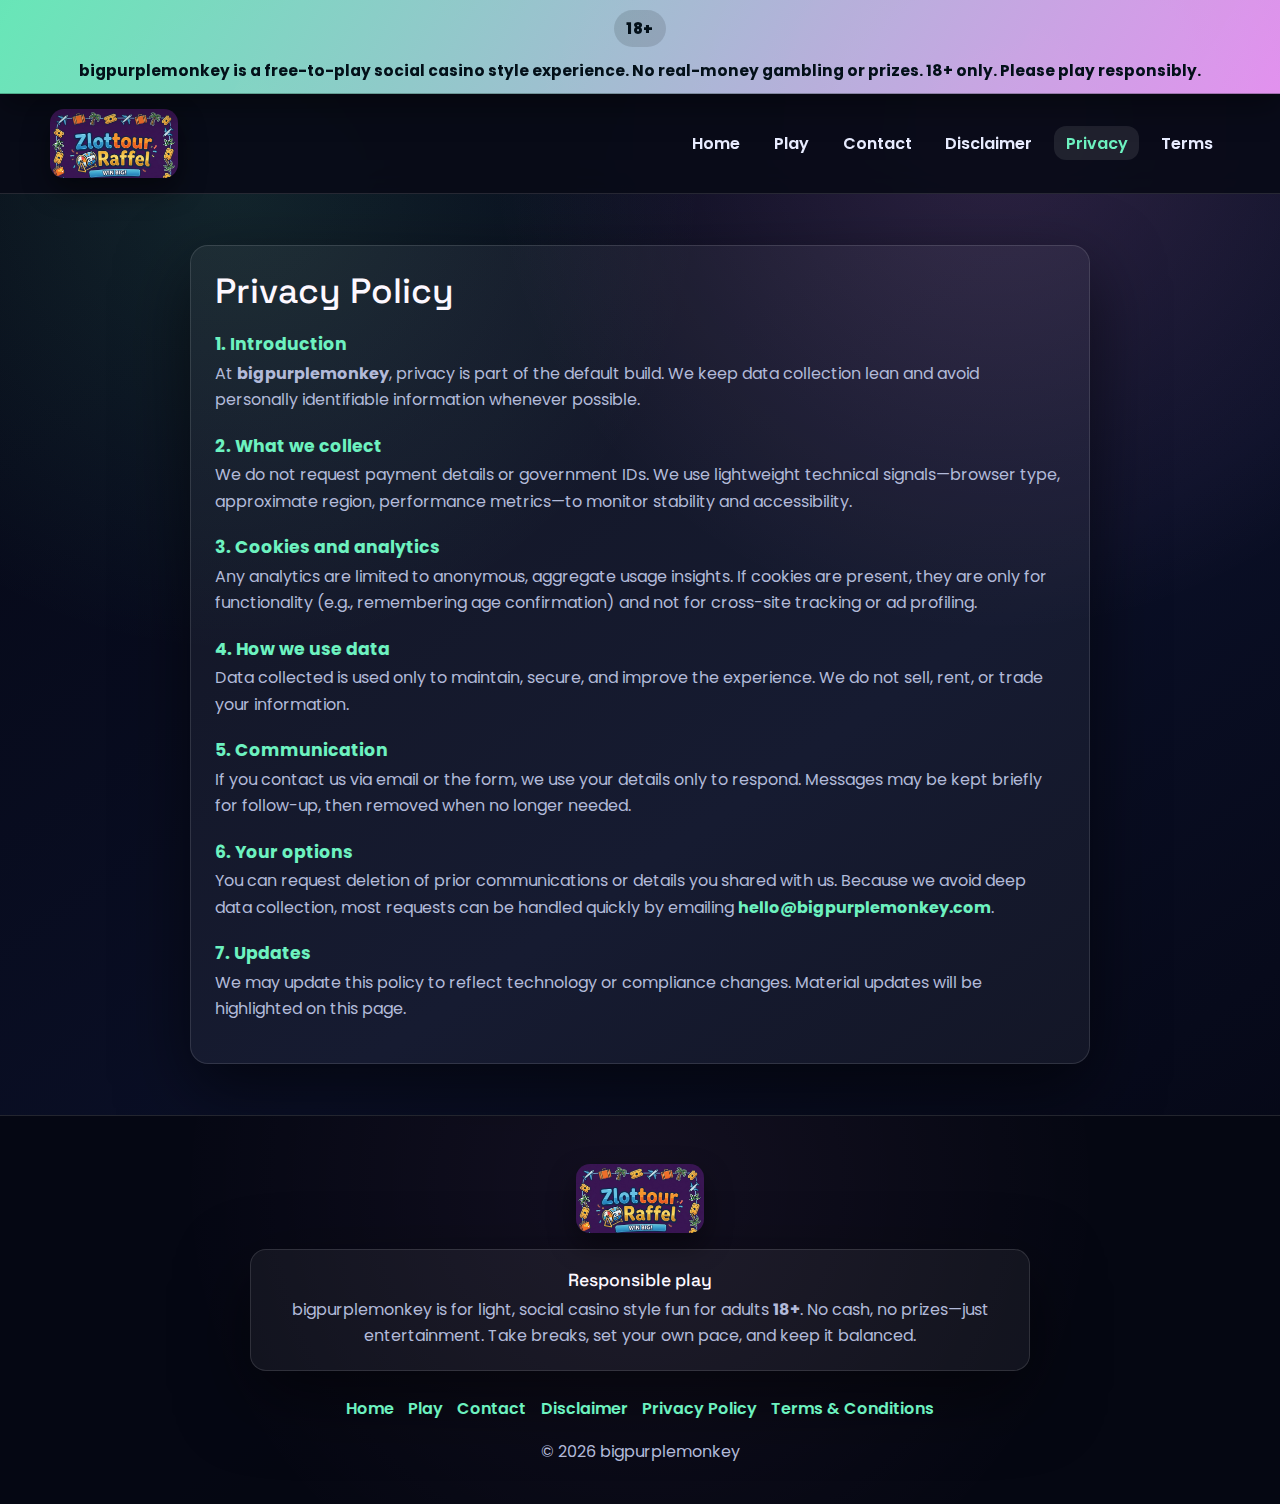
<file: privacy-policy/index.html>
<!doctype html>
<html lang="en">
<head>
  <meta charset="utf-8">
  <meta name="viewport" content="width=device-width, initial-scale=1">
  <title>Privacy Policy - bigpurplemonkey</title>
  <meta name="description" content="Privacy commitments for bigpurplemonkey. Learn how we keep this free-to-play social casino style experience lightweight and respectful of your data.">
  <link rel="preconnect" href="https://fonts.googleapis.com">
  <link rel="preconnect" href="https://fonts.gstatic.com" crossorigin>
  <link href="https://fonts.googleapis.com/css2?family=Poppins:wght@400;500;600;700&family=Space+Grotesk:wght@500;600;700&display=swap" rel="stylesheet">
  <link href="https://cdn.jsdelivr.net/npm/bootstrap@5.3.3/dist/css/bootstrap.min.css" rel="stylesheet">
  <link rel="stylesheet" href="https://cdnjs.cloudflare.com/ajax/libs/font-awesome/6.5.2/css/all.min.css">
  <link rel="icon" href="/favicon.ico">
  <link rel="apple-touch-icon" sizes="180x180" href="/apple-touch-icon.png">
  <style>
:root{--bg:#050713;--bg-2:#0a0f26;--text:#e8ecff;--muted:#b2bad9;--heading:#fdf8ff;--accent:#6df2c0;--accent-2:#f39cfe;--card:rgba(255,255,255,0.05);--card-strong:rgba(255,255,255,0.09);--border:rgba(255,255,255,0.12);--shadow:0 26px 70px rgba(0,0,0,0.55);--radius:18px;--font-heading:"Space Grotesk","Inter",system-ui,sans-serif;--font-body:"Poppins","Inter",system-ui,sans-serif;}*{box-sizing:border-box}body.nova-shell-p7q4{margin:0;min-height:100vh;font-family:var(--font-body);color:var(--text);background:radial-gradient(circle at 18% 12%, rgba(109,242,192,0.12), transparent 28%),radial-gradient(circle at 78% 8%, rgba(243,156,254,0.16), transparent 30%),linear-gradient(145deg, var(--bg), var(--bg-2) 55%, #040510);-webkit-font-smoothing:antialiased;line-height:1.65;}a{color:var(--accent);text-decoration:none;transition:color .15s ease,opacity .15s ease}a:hover{color:var(--accent-2);opacity:0.9}.link-accent-m8q5{color:var(--accent);font-weight:700}.link-accent-m8q5:hover{color:var(--accent-2)}img{max-width:100%;display:block}.shell-wrap-z4m2{width:min(1180px, 100% - 2.4rem);margin:0 auto}
.alert-strip-f2m7{background:linear-gradient(120deg, rgba(109,242,192,0.95), rgba(243,156,254,0.92));color:#031019;padding:0.6rem 0;font-weight:700;border-bottom:1px solid rgba(0,0,0,0.25);box-shadow:0 14px 28px rgba(0,0,0,0.35);position:relative;z-index:70;}
.alert-inner-v7x1{display:flex;align-items:center;justify-content:center;gap:0.7rem;flex-wrap:wrap;font-size:0.96rem;}
.alert-pill-x6c4{background:rgba(0,0,0,0.12);color:#031019;padding:0.38rem 0.78rem;border-radius:999px;font-weight:800;letter-spacing:0.5px;}
.nav-rail-q5h8{background:rgba(8,10,22,0.9);backdrop-filter:blur(14px);border-bottom:1px solid var(--border);position:sticky;top:0;z-index:60;padding:0.9rem 0;}
.nav-rail-q5h8 .navbar-brand{display:flex;align-items:center;gap:0.65rem;padding:0;}
.brand-logo-u8b4{width:128px;height:auto;border-radius:14px;box-shadow:0 12px 28px rgba(0,0,0,0.45);}
.nav-link-u4e7{color:var(--text);font-weight:600;margin:0 0.35rem;padding:0.35rem 0.7rem;border-radius:12px;transition:background .15s ease,color .15s ease;}
.nav-link-u4e7.active,.nav-link-u4e7:hover{background:var(--card-strong);color:var(--accent);}
.navbar-toggler{border:1px solid var(--border);color:var(--text)}
.navbar-toggler:focus{box-shadow:0 0 0 3px rgba(109,242,192,0.2)}
.section-title-m3y2{font-family:var(--font-heading);color:var(--heading);font-size:2.2rem;margin:0 0 0.45rem;}
.section-sub-p0c6{margin:0 0 1rem;color:var(--muted)}
.notice-slab-n7b6{padding:3.2rem 0;}
.notice-box-a9r0{max-width:900px;margin:0 auto;background:var(--card);border:1px solid var(--border);padding:1.5rem;border-radius:18px;box-shadow:var(--shadow);}
.subheading-c8q2{color:var(--accent);font-size:1.08rem;margin:1.4rem 0 0.35rem;font-weight:700;}
.footer-bar-c6u3{background:rgba(5,7,18,0.94);color:var(--text);text-align:center;padding:3rem 1rem 2.4rem;border-top:1px solid var(--border);position:relative;overflow:hidden;}
.footer-bar-c6u3::before{content:"";position:absolute;inset:0;background:radial-gradient(circle at 50% 18%, rgba(243,156,254,0.06), transparent 65%);z-index:0;}
.footer-bar-c6u3 .shell-wrap-z4m2{position:relative;z-index:1}
.footer-brand-u2m9{display:flex;align-items:center;justify-content:center;gap:0.75rem;margin-bottom:1rem;}
.footer-note-w0e3{background:var(--card);border:1px solid var(--border);color:var(--muted);max-width:780px;margin:0 auto 1.6rem;padding:1.25rem;border-radius:16px;box-shadow:var(--shadow);}
.footer-list-z1t5{display:flex;justify-content:center;gap:0.9rem;flex-wrap:wrap;padding:0;margin:0 0 1rem;list-style:none;}
.footer-list-z1t5 a{color:var(--accent);font-weight:600}
.footer-list-z1t5 a:hover{color:var(--accent-2)}
.footer-copy-l5u7{color:var(--muted);margin:0}
.scroll-top-d8n2{position:fixed;right:22px;bottom:22px;width:46px;height:46px;border-radius:50%;border:none;background:var(--accent);color:#051019;display:flex;align-items:center;justify-content:center;cursor:pointer;box-shadow:0 16px 34px rgba(0,0,0,0.55);opacity:0;visibility:hidden;transition:all .16s ease;z-index:90;}
.scroll-top-d8n2.show{opacity:1;visibility:visible}
.scroll-top-d8n2:hover{background:var(--accent-2)}
.sr-only{position:absolute;width:1px;height:1px;padding:0;margin:-1px;overflow:hidden;clip:rect(0,0,0,0);border:0;}
@media(max-width:768px){.nav-rail-q5h8{padding:0.75rem 0}}
@media(max-width:576px){.brand-logo-u8b4{width:112px}}
  </style>
</head>
<body class="nova-shell-p7q4">

<div class="alert-strip-f2m7">
  <div class="shell-wrap-z4m2 alert-inner-v7x1">
    <span class="alert-pill-x6c4">18+</span>
    <span>bigpurplemonkey is a free-to-play social casino style experience. No real-money gambling or prizes. 18+ only. Please play responsibly.</span>
  </div>
</div>

<nav class="navbar navbar-expand-lg nav-rail-q5h8">
  <div class="shell-wrap-z4m2 d-flex align-items-center justify-content-between">
    <a class="navbar-brand" href="/">
      <img class="brand-logo-u8b4" src="../assets/img.png" alt="bigpurplemonkey logo">
      <span class="sr-only">bigpurplemonkey</span>
    </a>
    <button class="navbar-toggler" type="button" data-bs-toggle="collapse" data-bs-target="#navMenu" aria-controls="navMenu" aria-expanded="false" aria-label="Toggle navigation">
      <span class="navbar-toggler-icon"><i class="fas fa-bars"></i></span>
    </button>
    <div class="collapse navbar-collapse justify-content-end" id="navMenu">
      <ul class="navbar-nav mb-2 mb-lg-0 align-items-lg-center">
        <li class="nav-item"><a class="nav-link-u4e7" href="/">Home</a></li>
        <li class="nav-item"><a class="nav-link-u4e7" href="/play">Play</a></li>
        <li class="nav-item"><a class="nav-link-u4e7" href="/#contact">Contact</a></li>
        <li class="nav-item"><a class="nav-link-u4e7" href="/disclaimer">Disclaimer</a></li>
        <li class="nav-item"><a class="nav-link-u4e7 active" href="/privacy-policy">Privacy</a></li>
        <li class="nav-item"><a class="nav-link-u4e7" href="/terms-and-conditions">Terms</a></li>
      </ul>
    </div>
  </div>
</nav>

<section id="privacy-policy" class="notice-slab-n7b6">
  <div class="shell-wrap-z4m2">
    <div class="notice-box-a9r0">
      <h2 class="section-title-m3y2">Privacy Policy</h2>
      <h3 class="subheading-c8q2">1. Introduction</h3>
      <p class="section-sub-p0c6">At <strong>bigpurplemonkey</strong>, privacy is part of the default build. We keep data collection lean and avoid personally identifiable information whenever possible.</p>
      <h3 class="subheading-c8q2">2. What we collect</h3>
      <p class="section-sub-p0c6">We do not request payment details or government IDs. We use lightweight technical signals—browser type, approximate region, performance metrics—to monitor stability and accessibility.</p>
      <h3 class="subheading-c8q2">3. Cookies and analytics</h3>
      <p class="section-sub-p0c6">Any analytics are limited to anonymous, aggregate usage insights. If cookies are present, they are only for functionality (e.g., remembering age confirmation) and not for cross-site tracking or ad profiling.</p>
      <h3 class="subheading-c8q2">4. How we use data</h3>
      <p class="section-sub-p0c6">Data collected is used only to maintain, secure, and improve the experience. We do not sell, rent, or trade your information.</p>
      <h3 class="subheading-c8q2">5. Communication</h3>
      <p class="section-sub-p0c6">If you contact us via email or the form, we use your details only to respond. Messages may be kept briefly for follow-up, then removed when no longer needed.</p>
      <h3 class="subheading-c8q2">6. Your options</h3>
      <p class="section-sub-p0c6">You can request deletion of prior communications or details you shared with us. Because we avoid deep data collection, most requests can be handled quickly by emailing <a href="mailto:hello@bigpurplemonkey.com" class="link-accent-m8q5">hello@bigpurplemonkey.com</a>.</p>
      <h3 class="subheading-c8q2">7. Updates</h3>
      <p class="section-sub-p0c6">We may update this policy to reflect technology or compliance changes. Material updates will be highlighted on this page.</p>
    </div>
  </div>
</section>

<footer class="footer-bar-c6u3">
  <div class="shell-wrap-z4m2">
    <div class="footer-brand-u2m9">
      <img class="brand-logo-u8b4" src="../assets/img.png" alt="bigpurplemonkey logo">
      <span class="sr-only">bigpurplemonkey</span>
    </div>
    <div class="footer-note-w0e3">
      <h5 class="section-title-m3y2" style="margin-bottom:0.35rem; font-size:1.1rem;">Responsible play</h5>
      <p class="section-sub-p0c6" style="margin:0;">
        bigpurplemonkey is for light, social casino style fun for adults <strong>18+</strong>. No cash, no prizes—just entertainment.
        Take breaks, set your own pace, and keep it balanced.
      </p>
    </div>
    <ul class="footer-list-z1t5">
      <li><a href="/">Home</a></li>
      <li><a href="/play">Play</a></li>
      <li><a href="/#contact">Contact</a></li>
      <li><a href="/disclaimer">Disclaimer</a></li>
      <li><a href="/privacy-policy">Privacy Policy</a></li>
      <li><a href="/terms-and-conditions">Terms &amp; Conditions</a></li>
    </ul>
    <p class="footer-copy-l5u7">© <span data-year></span> bigpurplemonkey</p>
  </div>
</footer>

<button id="hubScrollTop" class="scroll-top-d8n2" aria-label="Scroll to top">
  <i class="fas fa-chevron-up"></i>
</button>

<script src="https://cdn.jsdelivr.net/npm/bootstrap@5.3.3/dist/js/bootstrap.bundle.min.js"></script>
<script src="../assets/main.js" defer></script>
</body>
</html>
</file>
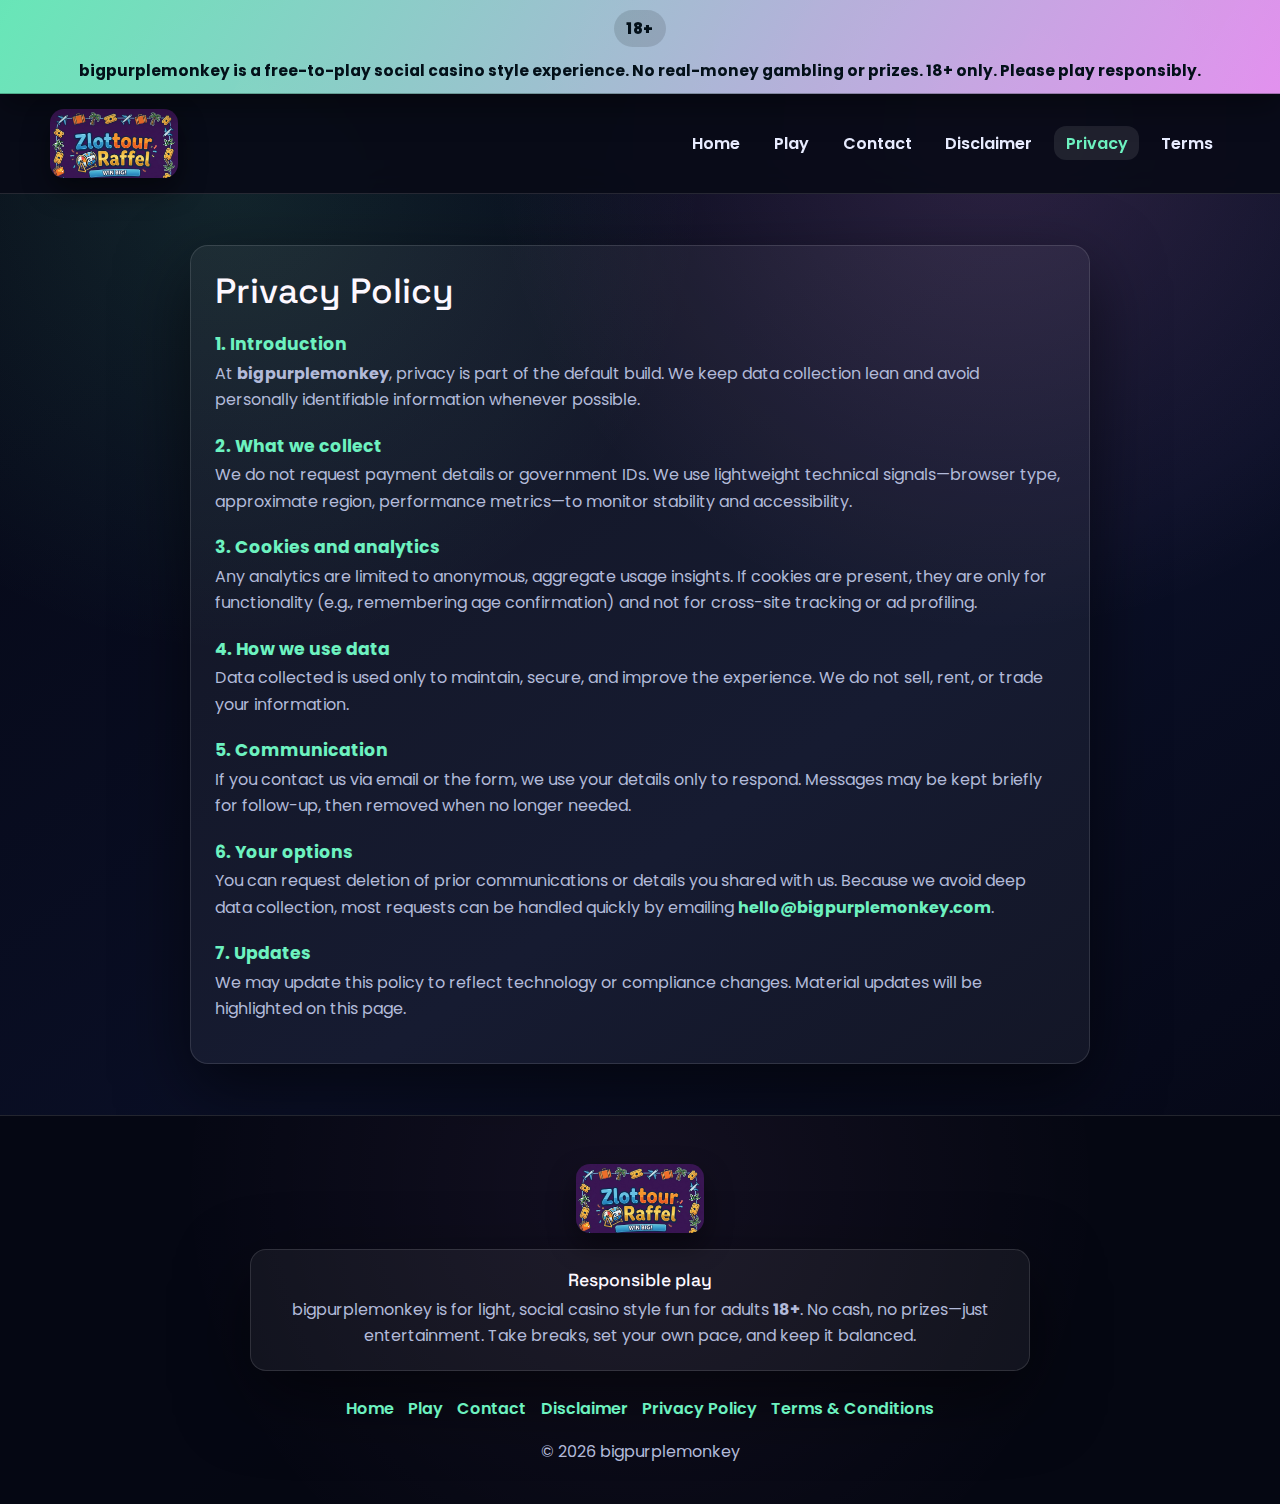
<file: privacy/index.html>
<!doctype html>
<html lang="en">
<head>
  <meta charset="utf-8">
  <meta name="viewport" content="width=device-width, initial-scale=1">
  <title>Privacy Policy</title>
  <meta http-equiv="refresh" content="0; url=/privacy-policy/">
  <link rel="canonical" href="https://bigpurplemonkey.com/privacy-policy/">
</head>
<body>
  <p>If you are not redirected, visit <a href="/privacy-policy/">/privacy-policy/</a>.</p>
</body>
</html>
</file>
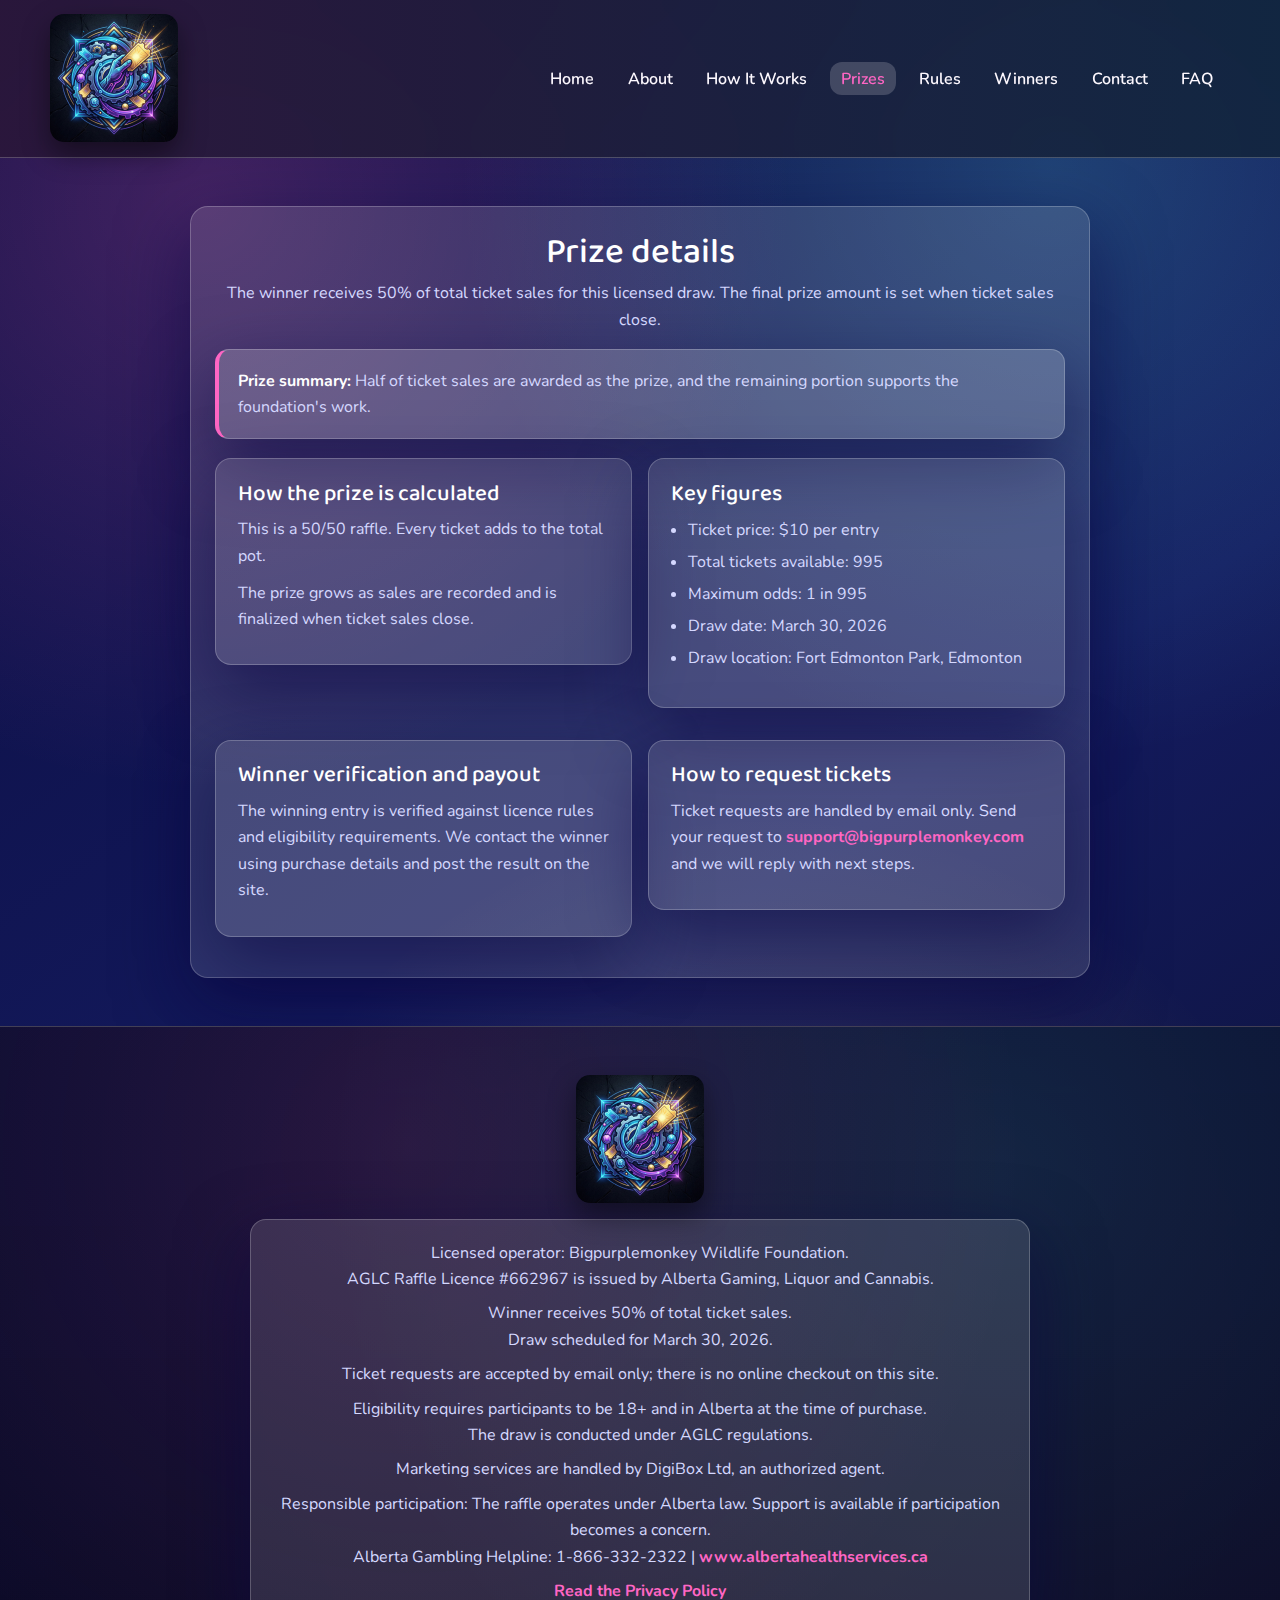
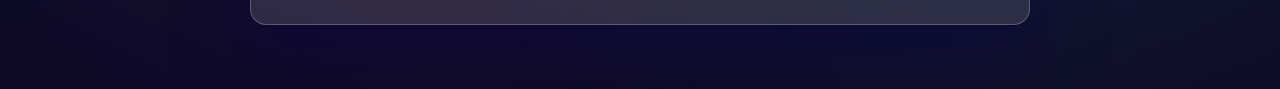
<file: prizes/index.html>
<!doctype html>
<html lang="en">
<head>
  <meta charset="utf-8">
  <meta name="viewport" content="width=device-width, initial-scale=1">
  <title>Prizes | Bigpurplemonkey Wildlife Foundation 50/50 Raffle</title>
  <meta name="description" content="Prize details for the Bigpurplemonkey 50/50 raffle, including the 50% payout structure and draw schedule.">
  <link rel="canonical" href="https://bigpurplemonkey.com/prizes/">
  <meta property="og:title" content="Prizes | Bigpurplemonkey 50/50 Raffle">
  <meta property="og:description" content="Prize details for the Bigpurplemonkey 50/50 raffle, including the 50% payout structure and draw schedule.">
  <meta property="og:type" content="website">
  <meta property="og:url" content="https://bigpurplemonkey.com/prizes/">
  <meta property="og:site_name" content="bigpurplemonkey">
  <meta property="og:image" content="https://bigpurplemonkey.com/assets/images/herobackground01.jpg">
  <meta property="og:image:alt" content="Bigpurplemonkey 50/50 raffle">
  <meta name="twitter:card" content="summary_large_image">
  <meta name="twitter:title" content="Prizes | Bigpurplemonkey 50/50 Raffle">
  <meta name="twitter:description" content="Prize details for the Bigpurplemonkey 50/50 raffle, including the 50% payout structure and draw schedule.">
  <meta name="twitter:image" content="https://bigpurplemonkey.com/assets/images/herobackground01.jpg">
  <link rel="icon" href="/favicon.ico">
  <link rel="apple-touch-icon" sizes="180x180" href="/apple-touch-icon.png">
  <link rel="preconnect" href="https://fonts.googleapis.com">
  <link rel="preconnect" href="https://fonts.gstatic.com" crossorigin>
  <link href="https://fonts.googleapis.com/css2?family=Nunito:wght@400;600;700;800&family=Baloo+2:wght@600;700;800&display=swap" rel="stylesheet">
  <link rel="stylesheet" href="https://cdnjs.cloudflare.com/ajax/libs/font-awesome/6.5.2/css/all.min.css">
  <link rel="stylesheet" href="https://cdn.jsdelivr.net/npm/bootstrap@5.3.3/dist/css/bootstrap.min.css">
  <link rel="stylesheet" href="/assets/css/site.css">
</head>
<body class="nova-shell-p7q4">
<nav class="navbar navbar-expand-lg nav-rail-q5h8">
  <div class="shell-wrap-z4m2 d-flex align-items-center justify-content-between">
    <a class="navbar-brand" href="/">
      <img class="brand-logo-u8b4" src="/assets/images/img.png" alt="bigpurplemonkey logo">
      <span class="sr-only">bigpurplemonkey</span>
    </a>
    <button class="navbar-toggler" type="button" data-bs-toggle="collapse" data-bs-target="#navMenu" aria-controls="navMenu" aria-expanded="false" aria-label="Toggle navigation">
      <span class="navbar-toggler-icon"><i class="fas fa-bars"></i></span>
    </button>

    <div class="collapse navbar-collapse justify-content-end" id="navMenu">
      <ul class="navbar-nav mb-2 mb-lg-0 align-items-lg-center">
        <li class="nav-item">
          <a class="nav-link-u4e7" href="/#home">Home</a>
        </li>
        <li class="nav-item">
          <a class="nav-link-u4e7" href="/#impact">About</a>
        </li>
        <li class="nav-item">
          <a class="nav-link-u4e7" href="/#how">How It Works</a>
        </li>
        <li class="nav-item">
          <a class="nav-link-u4e7 active" href="/prizes/">Prizes</a>
        </li>
        <li class="nav-item">
          <a class="nav-link-u4e7" href="/rules/">Rules</a>
        </li>
        <li class="nav-item">
          <a class="nav-link-u4e7" href="/#winners">Winners</a>
        </li>
        <li class="nav-item">
          <a class="nav-link-u4e7" href="/#contact">Contact</a>
        </li>
        <li class="nav-item">
          <a class="nav-link-u4e7" href="/faq/">FAQ</a>
        </li>
      </ul>
    </div>
  </div>
</nav>

<section id="prizes" class="notice-slab-n7b6">
  <div class="shell-wrap-z4m2">
    <div class="notice-box-a9r0">
      <h1 class="section-title-m3y2">Prize details</h1>
      <p class="section-sub-p0c6">The winner receives 50% of total ticket sales for this licensed draw. The final prize amount is set when ticket sales close.</p>

      <div class="rules-highlight-b3n2 text-start">
        <strong>Prize summary:</strong> Half of ticket sales are awarded as the prize, and the remaining portion supports the foundation's work.
      </div>

      <div class="row g-3 text-start">
        <div class="col-lg-6">
          <div class="rules-card-m5k1">
            <h2>How the prize is calculated</h2>
            <p>This is a 50/50 raffle. Every ticket adds to the total pot.</p>
            <p>The prize grows as sales are recorded and is finalized when ticket sales close.</p>
          </div>
        </div>

        <div class="col-lg-6">
          <div class="rules-card-m5k1">
            <h2>Key figures</h2>
            <ul>
              <li>Ticket price: $10 per entry</li>
              <li>Total tickets available: 995</li>
              <li>Maximum odds: 1 in 995</li>
              <li>Draw date: March 30, 2026</li>
              <li>Draw location: Fort Edmonton Park, Edmonton</li>
            </ul>
          </div>
        </div>

        <div class="col-lg-6">
          <div class="rules-card-m5k1">
            <h2>Winner verification and payout</h2>
            <p>The winning entry is verified against licence rules and eligibility requirements. We contact the winner using purchase details and post the result on the site.</p>
          </div>
        </div>

        <div class="col-lg-6">
          <div class="rules-card-m5k1">
            <h2>How to request tickets</h2>
            <p>Ticket requests are handled by email only. Send your request to <a href="mailto:support@bigpurplemonkey.com" class="link-accent-m8q5">support@bigpurplemonkey.com</a> and we will reply with next steps.</p>
          </div>
        </div>
      </div>
    </div>
  </div>
</section>

<footer class="footer-bar-c6u3">
  <div class="shell-wrap-z4m2">
    <div class="footer-brand-u2m9">
      <img class="brand-logo-u8b4" src="/assets/images/img.png" alt="bigpurplemonkey logo">
      <span class="sr-only">bigpurplemonkey</span>
    </div>

    <div class="footer-note-w0e3" style="text-align:center;">
      <p class="section-sub-p0c6" style="margin:0;">
        Licensed operator: Bigpurplemonkey Wildlife Foundation.<br>
        AGLC Raffle Licence #662967 is issued by Alberta Gaming, Liquor and Cannabis.
      </p>
      <p class="section-sub-p0c6" style="margin:0.5rem 0 0;">
        Winner receives 50% of total ticket sales.<br>
        Draw scheduled for March 30, 2026.
      </p>
      <p class="section-sub-p0c6" style="margin:0.5rem 0 0;">
        Ticket requests are accepted by email only; there is no online checkout on this site.
      </p>
      <p class="section-sub-p0c6" style="margin:0.5rem 0 0;">
        Eligibility requires participants to be 18+ and in Alberta at the time of purchase.<br>
        The draw is conducted under AGLC regulations.
      </p>
      <p class="section-sub-p0c6" style="margin:0.5rem 0 0;">
        Marketing services are handled by DigiBox Ltd, an authorized agent.
      </p>
      <p class="section-sub-p0c6" style="margin:0.5rem 0 0;">
        Responsible participation: The raffle operates under Alberta law. Support is available if participation becomes a concern.<br>
        Alberta Gambling Helpline: 1-866-332-2322 | <a href="https://www.albertahealthservices.ca" target="_blank" rel="noopener noreferrer" class="link-accent-m8q5">www.albertahealthservices.ca</a>
      </p>
      <p class="section-sub-p0c6" style="margin:0.5rem 0 0;">
        <a href="/privacy-policy/" class="link-accent-m8q5">Read the Privacy Policy</a>
      </p>
    </div>
  </div>
</footer>

<button id="hubScrollTop" class="scroll-top-d8n2" aria-label="Scroll to top">
  <i class="fas fa-chevron-up"></i>
</button>

<script src="https://cdn.jsdelivr.net/npm/bootstrap@5.3.3/dist/js/bootstrap.bundle.min.js"></script>
<script src="/assets/js/main.js"></script>
</body>
</html>
</file>
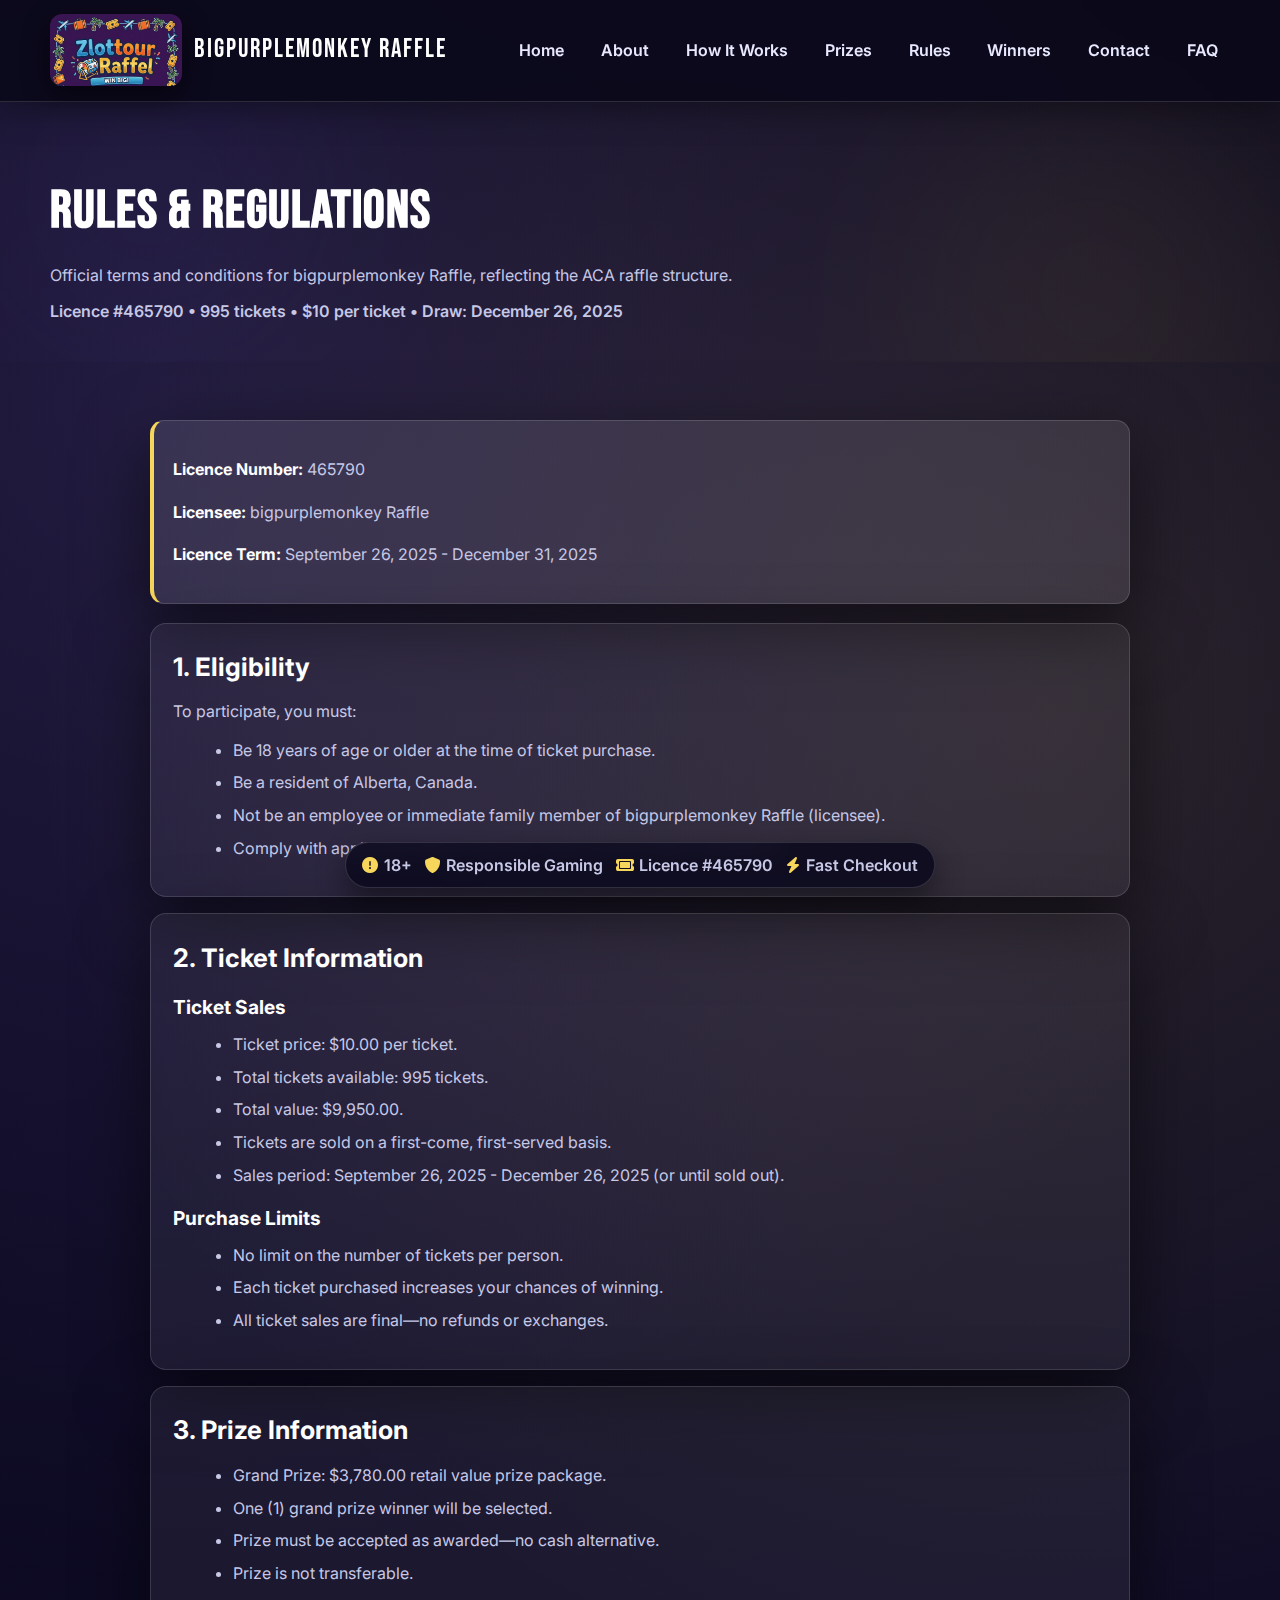
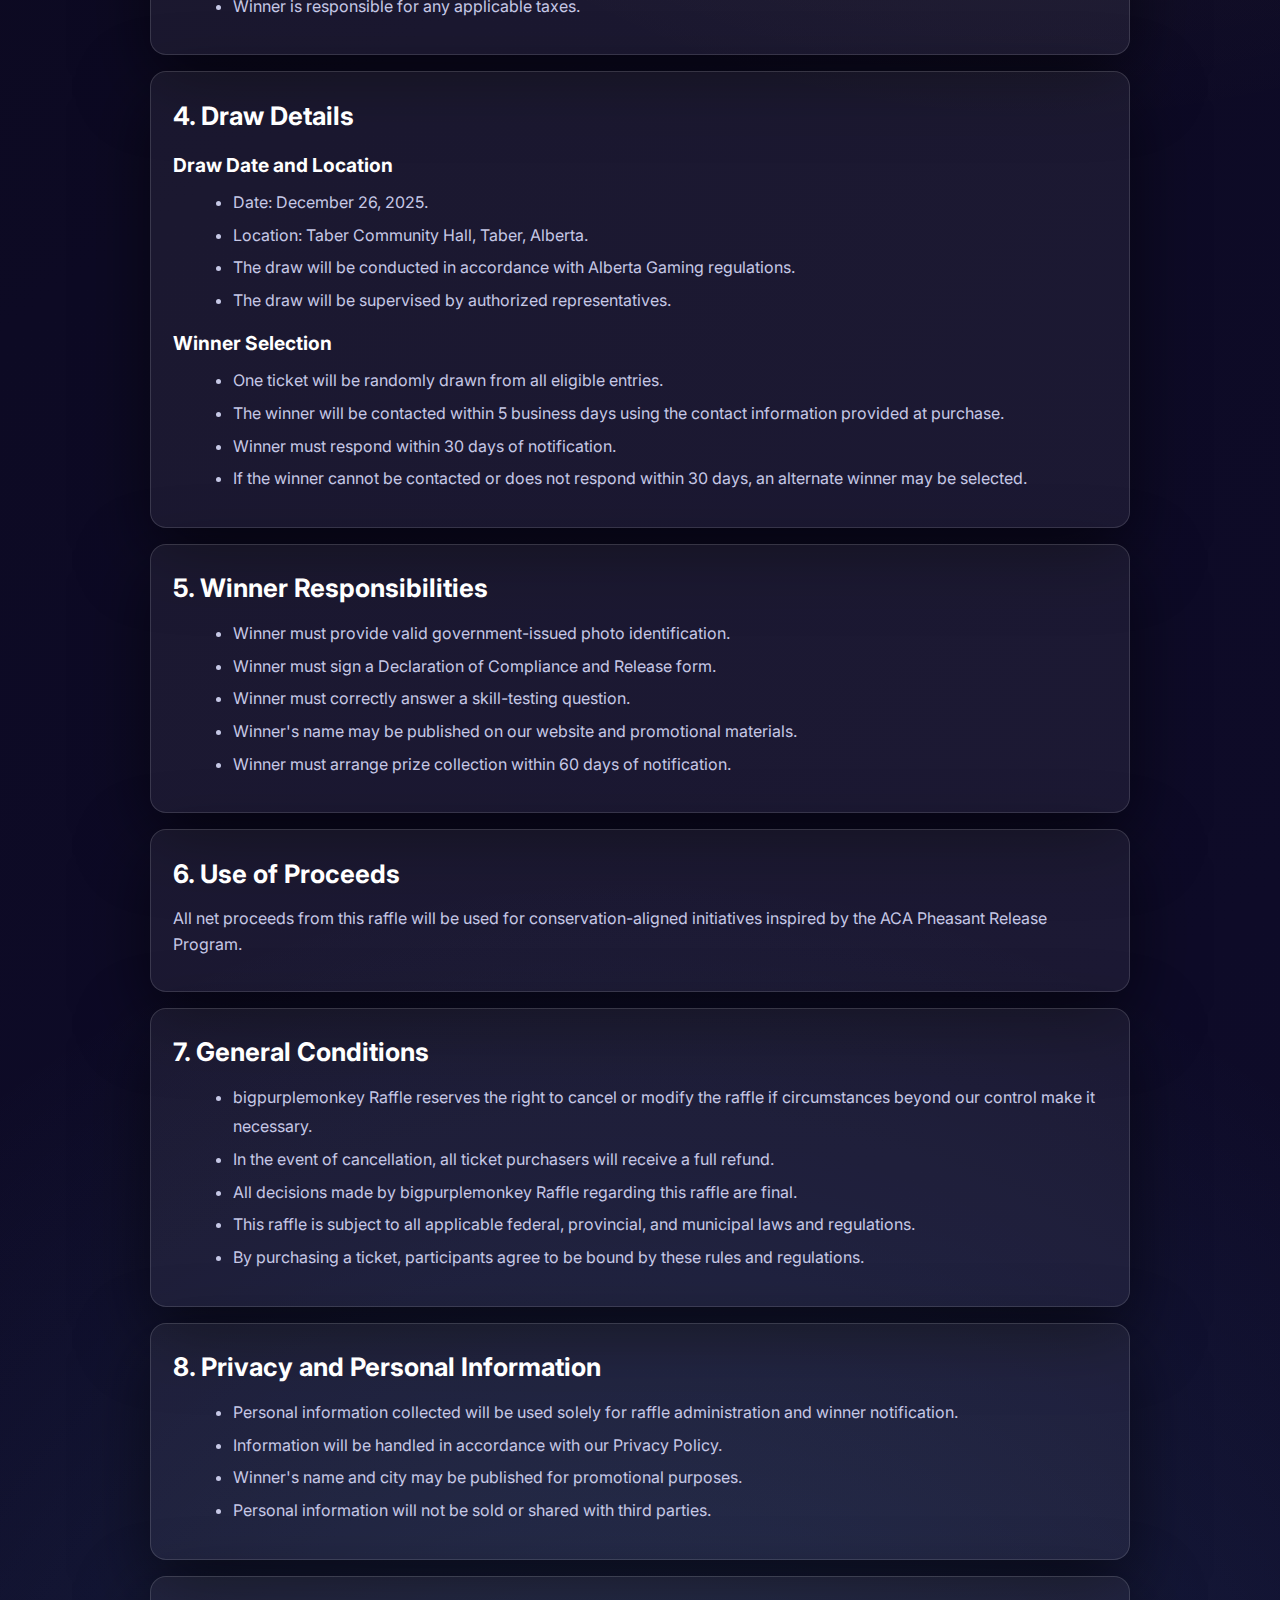
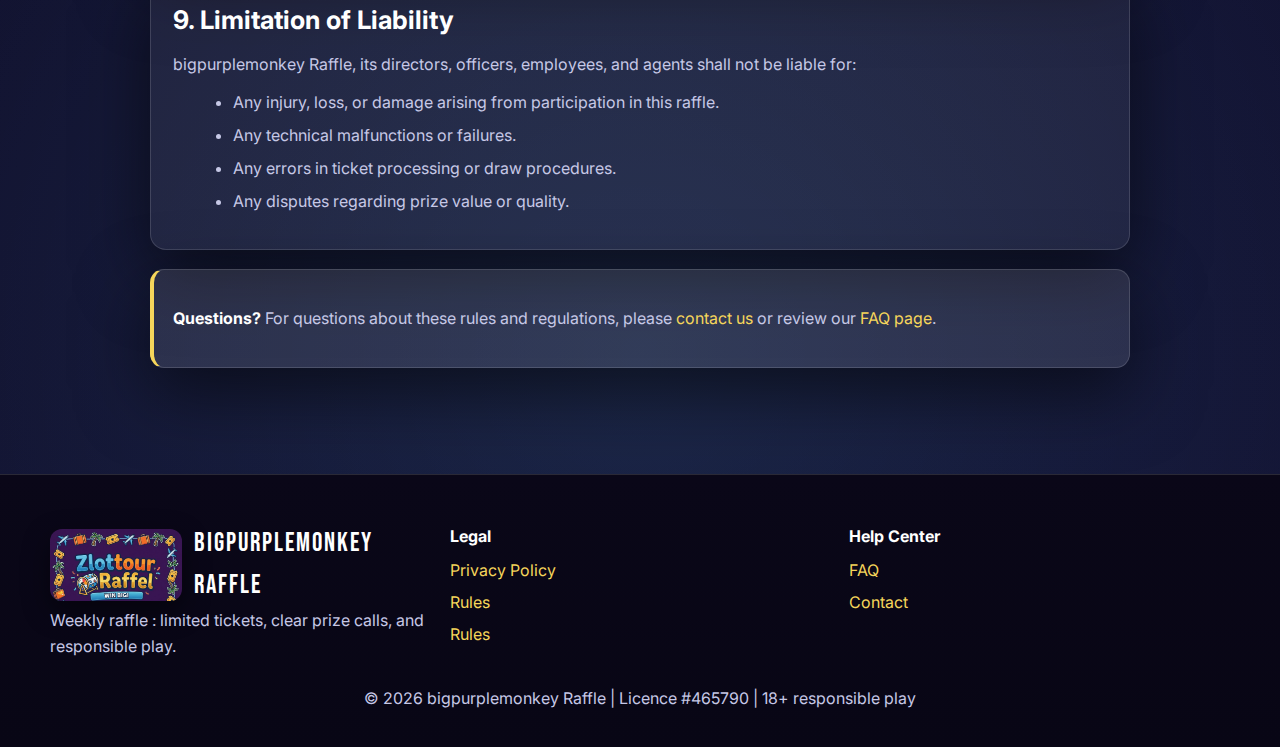
<file: rules/index.html>
<!doctype html>
<html lang="en">
<head>
  <meta charset="utf-8">
  <meta name="viewport" content="width=device-width, initial-scale=1">
  <link rel="icon" type="image/x-icon" href="/favicon.ico">
  <title>Rules &amp; Regulations — bigpurplemonkey Raffle</title>
  <meta name="description" content="Official rules for bigpurplemonkey Raffle: licence #465790, 995 tickets at $10, draw Dec 26, 2025. Eligibility, ticket rules, draw process, prize details, and responsibilities.">
  <link rel="preconnect" href="https://fonts.googleapis.com">
  <link rel="preconnect" href="https://fonts.gstatic.com" crossorigin>
  <link href="https://fonts.googleapis.com/css2?family=Inter:wght@400;500;600;700;800;900&family=Bebas+Neue&display=swap" rel="stylesheet">
  <link rel="stylesheet" href="https://cdnjs.cloudflare.com/ajax/libs/font-awesome/6.5.2/css/all.min.css">
  <style>
:root{
  --bg: #0d0b21;
  --panel: rgba(255,255,255,0.06);
  --panel-strong: rgba(255,255,255,0.1);
  --text: #e8e9ff;
  --muted: #c6c8e6;
  --heading: #ffffff;
  --accent: #f6d65b;
  --secondary: #9a7bff;
  --primary: #130f2e;
  --border: rgba(255,255,255,0.14);
  --radius: 16px;
  --shadow: 0 24px 70px rgba(0,0,0,0.55);
  --font-display: "Bebas Neue", "Inter", system-ui, sans-serif;
  --font-body: "Inter", system-ui, sans-serif;
}
*{box-sizing:border-box}
body{margin:0; font-family:var(--font-body); background:radial-gradient(circle at 12% 10%, rgba(154,123,255,0.16), transparent 32%),radial-gradient(circle at 82% 18%, rgba(246,214,91,0.12), transparent 30%),radial-gradient(circle at 50% 90%, rgba(108,205,255,0.14), transparent 30%),linear-gradient(145deg, #0a0819 0%, #0d0a24 40%, #0f0c2c 100%); color:var(--text); line-height:1.65; min-height:100vh; -webkit-font-smoothing:antialiased}
a{color:var(--accent); text-decoration:none; transition:color .18s ease, opacity .18s ease}
a:hover{color:var(--secondary); opacity:0.92}
.container{width:min(1180px, 100% - 2.4rem); margin:0 auto}

.topbar{position:sticky; top:0; z-index:80; background:rgba(10,8,25,0.9); backdrop-filter:blur(16px); border-bottom:1px solid var(--border); box-shadow:0 8px 30px rgba(0,0,0,0.35)}
.nav-wrap{display:flex; align-items:center; justify-content:space-between; gap:1rem; padding:0.9rem 0}
.brand{display:flex; align-items:center; gap:0.75rem}
.brand img{width:132px; border-radius:12px; box-shadow:0 10px 28px rgba(0,0,0,0.45)}
.brand-name{font-family:var(--font-display); letter-spacing:2px; font-size:1.6rem; color:var(--heading)}
.nav-links{display:flex; align-items:center; gap:0.8rem}
.nav-links a{color:var(--text); font-weight:600; padding:0.45rem 0.75rem; border-radius:12px; transition:background .15s ease, color .15s ease}
.nav-links a:hover{background:var(--panel); color:var(--accent)}
.nav-links .btn{padding:0.72rem 1rem}
.menu-toggle{display:none; background:var(--panel); border:1px solid var(--border); color:var(--text); padding:0.55rem 0.75rem; border-radius:12px}

.btn{display:inline-flex; align-items:center; justify-content:center; gap:0.45rem; padding:0.78rem 1.6rem; border-radius:12px; font-weight:700; border:1px solid transparent; cursor:pointer; transition:transform .16s ease, box-shadow .2s ease, background .2s ease, color .2s ease}
.btn{white-space:nowrap}
.btn.primary{background:linear-gradient(135deg, var(--secondary), var(--accent)); color:#0b0920; box-shadow:0 12px 36px rgba(0,0,0,0.35)}
.btn.primary:hover{transform:translateY(-2px)}
.btn.ghost{background:var(--panel); border-color:var(--border); color:var(--text)}
.btn.ghost:hover{color:var(--accent)}

.hero{position:relative; overflow:hidden; padding:clamp(2.6rem, 6vw, 4rem) 0 2.4rem}
.hero::before,.hero::after{content:""; position:absolute; width:420px; height:420px; border-radius:50%; filter:blur(120px); opacity:0.35; z-index:0}
.hero::before{top:-120px; left:-60px; background:radial-gradient(circle, rgba(154,123,255,0.45), transparent 60%)}
.hero::after{bottom:-140px; right:-20px; background:radial-gradient(circle, rgba(246,214,91,0.4), transparent 60%)}
.hero-inner{position:relative; z-index:1; display:grid; grid-template-columns:1fr; gap:0.4rem; text-align:left}
.hero-title{font-family:var(--font-display); font-size:clamp(2.3rem, 5vw, 3.4rem); letter-spacing:1px; margin:0 0 0.4rem; color:var(--heading)}
.hero-sub{color:var(--muted); margin:0 0 0.6rem; max-width:880px}
.meta{color:var(--muted); font-weight:600; margin:0}

.section{padding:2.4rem 0; max-width:980px; margin:0 auto}
.card{background:var(--panel); border:1px solid var(--border); border-radius:16px; padding:1.4rem; box-shadow:var(--shadow); margin-bottom:1rem}
.card h2{margin:0 0 0.6rem; color:var(--heading); font-size:1.6rem}
.card h3{margin:0.8rem 0 0.4rem; color:var(--heading); font-size:1.2rem}
.card p{margin:0 0 0.7rem; color:var(--muted)}
.card ul, .card ol{margin:0 0 0.7rem 1.2rem; color:var(--muted); line-height:1.8}
.card li{margin:0.25rem 0}

.highlight{background:var(--panel-strong); border:1px solid var(--border); border-left:4px solid var(--accent); border-radius:14px; padding:1.2rem; box-shadow:var(--shadow); margin:1.2rem 0; color:var(--muted)}
.highlight strong{color:var(--heading)}

.footer{background:linear-gradient(180deg, #0a0718, #080615); border-top:1px solid var(--border); padding:3rem 0 2.2rem; margin-top:3rem}
.footer-grid{display:grid; grid-template-columns:repeat(auto-fit, minmax(240px, 1fr)); gap:1.2rem; margin-bottom:1.6rem}
.footer h4{margin:0 0 0.5rem; color:var(--heading)}
.footer p{margin:0; color:var(--muted)}
.footer ul{list-style:none; padding:0; margin:0}
.footer li{margin:0.35rem 0}
.footer-copy{text-align:center; color:var(--muted); margin:0}

.sticky-ribbon{position:fixed; bottom:12px; left:50%; transform:translateX(-50%); background:rgba(12,10,30,0.9); border:1px solid var(--border); border-radius:999px; padding:0.55rem 1rem; display:flex; align-items:center; gap:0.8rem; box-shadow:0 12px 30px rgba(0,0,0,0.45); backdrop-filter:blur(10px); z-index:60; flex-wrap:wrap}
.sticky-ribbon .item{display:flex; align-items:center; gap:0.35rem; color:var(--muted); font-weight:600}
.sticky-ribbon .item i{color:var(--accent)}

.scroll-top{position:fixed; right:18px; bottom:70px; width:46px; height:46px; border-radius:50%; border:none; background:var(--accent); color:#0b0920; display:flex; align-items:center; justify-content:center; cursor:pointer; box-shadow:0 14px 34px rgba(0,0,0,0.55); opacity:0; visibility:hidden; transition:all .16s; z-index:65}
.scroll-top.show{opacity:1; visibility:visible}
.scroll-top:hover{background:var(--secondary); color:#fff}

@media (max-width: 960px){
  .nav-links{position:absolute; left:0; right:0; top:100%; background:rgba(10,8,25,0.96); padding:0.8rem 1.2rem 1rem; flex-direction:column; align-items:flex-start; border-bottom:1px solid var(--border); display:none}
  .nav-links.open{display:flex}
  .menu-toggle{display:inline-flex}
}
@media (max-width: 720px){
  .brand img{width:112px}
  .sticky-ribbon{bottom:14px; border-radius:16px}
}
  </style>
</head>
<body class="bigpurplemonkey">
  <header class="topbar">
    <div class="container nav-wrap">
      <a class="brand" href="/">
        <img src="../assets/img.png" alt="bigpurplemonkey logo">
        <span class="brand-name">bigpurplemonkey Raffle</span>
      </a>
      <button class="menu-toggle" type="button" aria-label="Toggle menu" data-menu-toggle>
        <i class="fa-solid fa-bars"></i>
      </button>
      <nav class="nav-links" id="navMenu">
        <a href="/">Home</a>
        <a href="/#impact">About</a>
        <a href="/#how">How It Works</a>
        <a href="/prizes">Prizes</a>
        <a href="/rules">Rules</a>
        <a href="/#winners">Winners</a>
        <a href="/#contact">Contact</a>
        <a href="/faq">FAQ</a>
      </nav>
    </div>
  </header>

  <main>
    <section class="hero" id="rules">
      <div class="container hero-inner">
        <div>
          <h1 class="hero-title">Rules &amp; Regulations</h1>
          <p class="hero-sub">Official terms and conditions for bigpurplemonkey Raffle, reflecting the ACA raffle structure.</p>
          <p class="meta">Licence #465790 • 995 tickets • $10 per ticket • Draw: December 26, 2025</p>
        </div>
      </div>
    </section>

    <section class="section" aria-labelledby="rules-content">
      <div class="highlight">
        <p><strong>Licence Number:</strong> 465790</p>
        <p><strong>Licensee:</strong> bigpurplemonkey Raffle</p>
        <p><strong>Licence Term:</strong> September 26, 2025 - December 31, 2025</p>
      </div>

      <div class="card">
        <h2>1. Eligibility</h2>
        <p>To participate, you must:</p>
        <ul>
          <li>Be 18 years of age or older at the time of ticket purchase.</li>
          <li>Be a resident of Alberta, Canada.</li>
          <li>Not be an employee or immediate family member of bigpurplemonkey Raffle (licensee).</li>
          <li>Comply with applicable Alberta Gaming, Liquor and Cannabis regulations.</li>
        </ul>
      </div>

      <div class="card">
        <h2>2. Ticket Information</h2>
        <h3>Ticket Sales</h3>
        <ul>
          <li>Ticket price: $10.00 per ticket.</li>
          <li>Total tickets available: 995 tickets.</li>
          <li>Total value: $9,950.00.</li>
          <li>Tickets are sold on a first-come, first-served basis.</li>
          <li>Sales period: September 26, 2025 - December 26, 2025 (or until sold out).</li>
        </ul>
        <h3>Purchase Limits</h3>
        <ul>
          <li>No limit on the number of tickets per person.</li>
          <li>Each ticket purchased increases your chances of winning.</li>
          <li>All ticket sales are final—no refunds or exchanges.</li>
        </ul>
      </div>

      <div class="card">
        <h2>3. Prize Information</h2>
        <ul>
          <li>Grand Prize: $3,780.00 retail value prize package.</li>
          <li>One (1) grand prize winner will be selected.</li>
          <li>Prize must be accepted as awarded—no cash alternative.</li>
          <li>Prize is not transferable.</li>
          <li>Winner is responsible for any applicable taxes.</li>
        </ul>
      </div>

      <div class="card">
        <h2>4. Draw Details</h2>
        <h3>Draw Date and Location</h3>
        <ul>
          <li>Date: December 26, 2025.</li>
          <li>Location: Taber Community Hall, Taber, Alberta.</li>
          <li>The draw will be conducted in accordance with Alberta Gaming regulations.</li>
          <li>The draw will be supervised by authorized representatives.</li>
        </ul>
        <h3>Winner Selection</h3>
        <ul>
          <li>One ticket will be randomly drawn from all eligible entries.</li>
          <li>The winner will be contacted within 5 business days using the contact information provided at purchase.</li>
          <li>Winner must respond within 30 days of notification.</li>
          <li>If the winner cannot be contacted or does not respond within 30 days, an alternate winner may be selected.</li>
        </ul>
      </div>

      <div class="card">
        <h2>5. Winner Responsibilities</h2>
        <ul>
          <li>Winner must provide valid government-issued photo identification.</li>
          <li>Winner must sign a Declaration of Compliance and Release form.</li>
          <li>Winner must correctly answer a skill-testing question.</li>
          <li>Winner's name may be published on our website and promotional materials.</li>
          <li>Winner must arrange prize collection within 60 days of notification.</li>
        </ul>
      </div>

      <div class="card">
        <h2>6. Use of Proceeds</h2>
        <p>All net proceeds from this raffle will be used for conservation-aligned initiatives inspired by the ACA Pheasant Release Program.</p>
      </div>

      <div class="card">
        <h2>7. General Conditions</h2>
        <ul>
          <li>bigpurplemonkey Raffle reserves the right to cancel or modify the raffle if circumstances beyond our control make it necessary.</li>
          <li>In the event of cancellation, all ticket purchasers will receive a full refund.</li>
          <li>All decisions made by bigpurplemonkey Raffle regarding this raffle are final.</li>
          <li>This raffle is subject to all applicable federal, provincial, and municipal laws and regulations.</li>
          <li>By purchasing a ticket, participants agree to be bound by these rules and regulations.</li>
        </ul>
      </div>

      <div class="card">
        <h2>8. Privacy and Personal Information</h2>
        <ul>
          <li>Personal information collected will be used solely for raffle administration and winner notification.</li>
          <li>Information will be handled in accordance with our Privacy Policy.</li>
          <li>Winner's name and city may be published for promotional purposes.</li>
          <li>Personal information will not be sold or shared with third parties.</li>
        </ul>
      </div>

      <div class="card">
        <h2>9. Limitation of Liability</h2>
        <p>bigpurplemonkey Raffle, its directors, officers, employees, and agents shall not be liable for:</p>
        <ul>
          <li>Any injury, loss, or damage arising from participation in this raffle.</li>
          <li>Any technical malfunctions or failures.</li>
          <li>Any errors in ticket processing or draw procedures.</li>
          <li>Any disputes regarding prize value or quality.</li>
        </ul>
      </div>

      <div class="highlight">
        <p><strong>Questions?</strong> For questions about these rules and regulations, please <a href="/#contact">contact us</a> or review our <a href="/faq">FAQ page</a>.</p>
      </div>
    </section>
  </main>

  <footer class="footer">
    <div class="container">
      <div class="footer-grid">
        <div>
          <div class="brand">
            <img src="../assets/img.png" alt="bigpurplemonkey logo">
            <span class="brand-name">bigpurplemonkey Raffle</span>
          </div>
          <p>Weekly raffle : limited tickets, clear prize calls, and responsible play.</p>
        </div>
        <div>
          <h4>Legal</h4>
          <ul>
            <li><a href="/privacy-policy">Privacy Policy</a></li>
            <li><a href="/rules">Rules</a></li>
            <li><a href="/rules">Rules</a></li>
          </ul>
        </div>
        <div>
          <h4>Help Center</h4>
          <ul>
            <li><a href="/faq">FAQ</a></li>
            <li><a href="/#contact">Contact</a></li>
          </ul>
        </div>
      </div>
      <p class="footer-copy">© <span data-year></span> bigpurplemonkey Raffle | Licence #465790 | 18+ responsible play</p>
    </div>
  </footer>

  <div class="sticky-ribbon">
    <div class="item"><i class="fa-solid fa-circle-exclamation"></i> 18+</div>
    <div class="item"><i class="fa-solid fa-shield"></i> Responsible Gaming</div>
    <div class="item"><i class="fa-solid fa-ticket"></i> Licence #465790</div>
    <div class="item"><i class="fa-solid fa-bolt"></i> Fast Checkout</div>
  </div>

  <button id="hubScrollTop" class="scroll-top" aria-label="Scroll to top">
    <i class="fa-solid fa-chevron-up"></i>
  </button>

  <script src="../assets/main.js" defer></script>
</body>
</html>
</file>
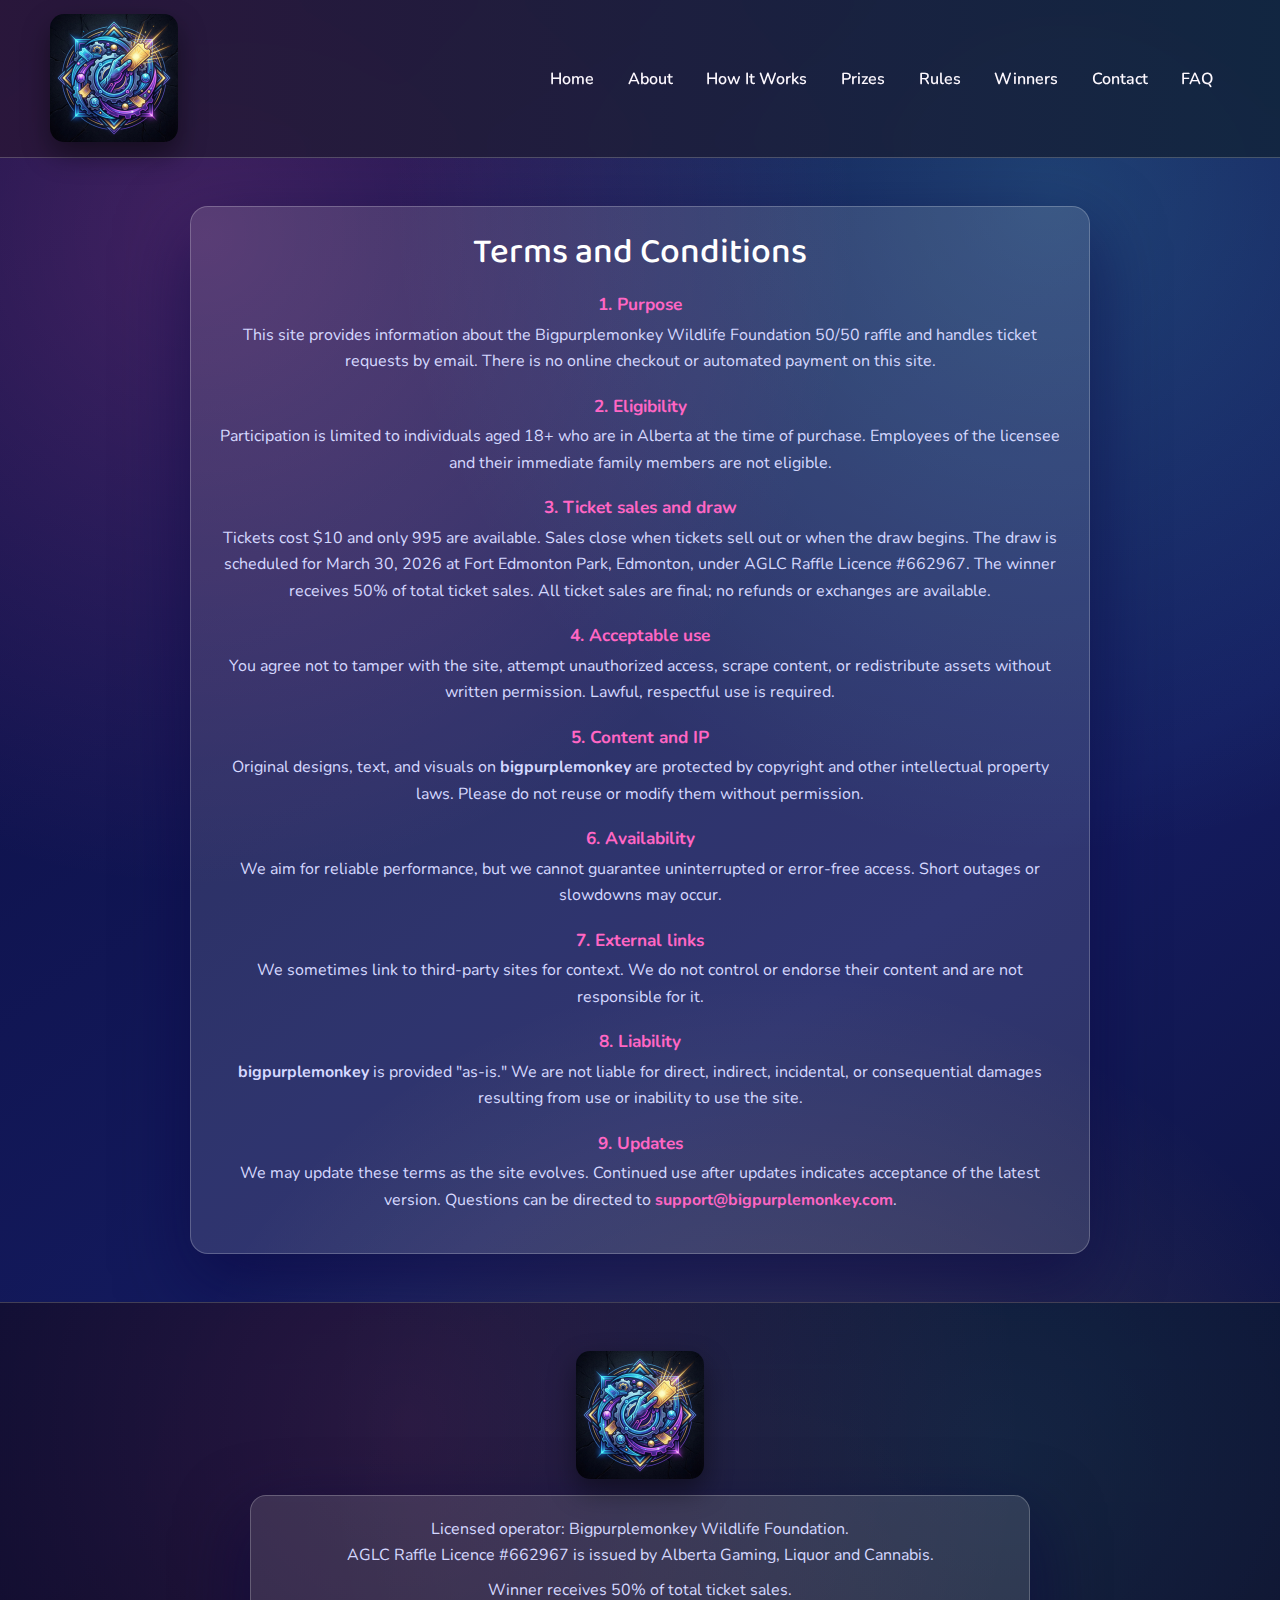
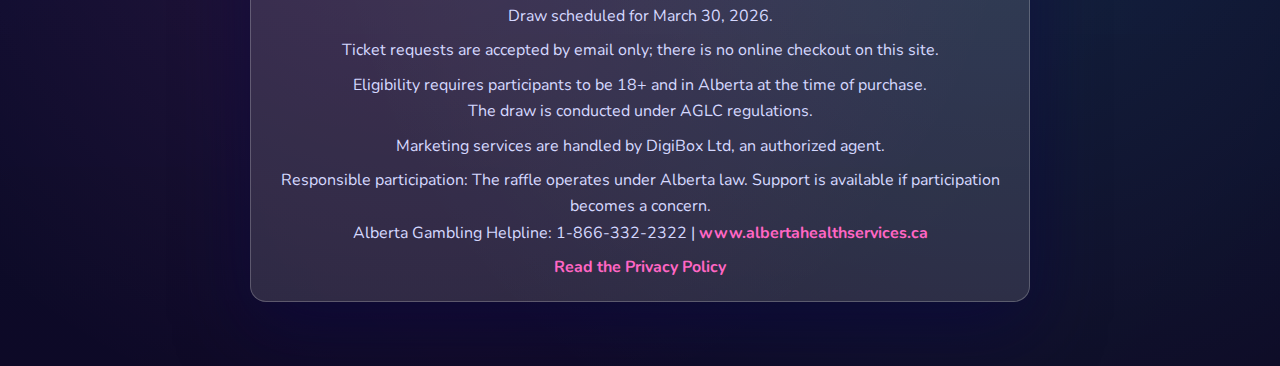
<file: terms-and-conditions/index.html>
<!doctype html>
<html lang="en">
<head>
  <meta charset="utf-8">
  <meta name="viewport" content="width=device-width, initial-scale=1">
  <title>Terms and Conditions | Bigpurplemonkey Wildlife Foundation 50/50 Raffle</title>
  <meta name="description" content="Terms and conditions for the Bigpurplemonkey 50/50 raffle, including eligibility, ticket sales, and draw procedures.">
  <link rel="canonical" href="https://bigpurplemonkey.com/terms-and-conditions/">
  <meta property="og:title" content="Terms and Conditions | Bigpurplemonkey 50/50 Raffle">
  <meta property="og:description" content="Terms and conditions for the Bigpurplemonkey 50/50 raffle, including eligibility, ticket sales, and draw procedures.">
  <meta property="og:type" content="website">
  <meta property="og:url" content="https://bigpurplemonkey.com/terms-and-conditions/">
  <meta property="og:site_name" content="bigpurplemonkey">
  <meta property="og:image" content="https://bigpurplemonkey.com/assets/images/herobackground01.jpg">
  <meta property="og:image:alt" content="Bigpurplemonkey 50/50 raffle">
  <meta name="twitter:card" content="summary_large_image">
  <meta name="twitter:title" content="Terms and Conditions | Bigpurplemonkey 50/50 Raffle">
  <meta name="twitter:description" content="Terms and conditions for the Bigpurplemonkey 50/50 raffle, including eligibility, ticket sales, and draw procedures.">
  <meta name="twitter:image" content="https://bigpurplemonkey.com/assets/images/herobackground01.jpg">
  <link rel="icon" href="/favicon.ico">
  <link rel="apple-touch-icon" sizes="180x180" href="/apple-touch-icon.png">
  <link rel="preconnect" href="https://fonts.googleapis.com">
  <link rel="preconnect" href="https://fonts.gstatic.com" crossorigin>
  <link href="https://fonts.googleapis.com/css2?family=Nunito:wght@400;600;700;800&family=Baloo+2:wght@600;700;800&display=swap" rel="stylesheet">
  <link rel="stylesheet" href="https://cdnjs.cloudflare.com/ajax/libs/font-awesome/6.5.2/css/all.min.css">
  <link rel="stylesheet" href="https://cdn.jsdelivr.net/npm/bootstrap@5.3.3/dist/css/bootstrap.min.css">
  <link rel="stylesheet" href="/assets/css/site.css">
</head>
<body class="nova-shell-p7q4">
<nav class="navbar navbar-expand-lg nav-rail-q5h8">
  <div class="shell-wrap-z4m2 d-flex align-items-center justify-content-between">
    <a class="navbar-brand" href="/">
      <img class="brand-logo-u8b4" src="/assets/images/img.png" alt="bigpurplemonkey logo">
      <span class="sr-only">bigpurplemonkey</span>
    </a>
    <button class="navbar-toggler" type="button" data-bs-toggle="collapse" data-bs-target="#navMenu" aria-controls="navMenu" aria-expanded="false" aria-label="Toggle navigation">
      <span class="navbar-toggler-icon"><i class="fas fa-bars"></i></span>
    </button>

    <div class="collapse navbar-collapse justify-content-end" id="navMenu">
      <ul class="navbar-nav mb-2 mb-lg-0 align-items-lg-center">
        <li class="nav-item">
          <a class="nav-link-u4e7" href="/#home">Home</a>
        </li>
        <li class="nav-item">
          <a class="nav-link-u4e7" href="/#impact">About</a>
        </li>
        <li class="nav-item">
          <a class="nav-link-u4e7" href="/#how">How It Works</a>
        </li>
        <li class="nav-item">
          <a class="nav-link-u4e7" href="/prizes/">Prizes</a>
        </li>
        <li class="nav-item">
          <a class="nav-link-u4e7" href="/rules/">Rules</a>
        </li>
        <li class="nav-item">
          <a class="nav-link-u4e7" href="/#winners">Winners</a>
        </li>
        <li class="nav-item">
          <a class="nav-link-u4e7" href="/#contact">Contact</a>
        </li>
        <li class="nav-item">
          <a class="nav-link-u4e7" href="/faq/">FAQ</a>
        </li>
      </ul>
    </div>
  </div>
</nav>

<section id="terms-and-conditions" class="notice-slab-n7b6">
  <div class="shell-wrap-z4m2">
    <div class="notice-box-a9r0">
      <h1 class="section-title-m3y2">Terms and Conditions</h1>

      <h2 class="subheading-c8q2">1. Purpose</h2>
      <p class="section-sub-p0c6">This site provides information about the Bigpurplemonkey Wildlife Foundation 50/50 raffle and handles ticket requests by email. There is no online checkout or automated payment on this site.</p>

      <h2 class="subheading-c8q2">2. Eligibility</h2>
      <p class="section-sub-p0c6">Participation is limited to individuals aged 18+ who are in Alberta at the time of purchase. Employees of the licensee and their immediate family members are not eligible.</p>

      <h2 class="subheading-c8q2">3. Ticket sales and draw</h2>
      <p class="section-sub-p0c6">Tickets cost $10 and only 995 are available. Sales close when tickets sell out or when the draw begins. The draw is scheduled for March 30, 2026 at Fort Edmonton Park, Edmonton, under AGLC Raffle Licence #662967. The winner receives 50% of total ticket sales. All ticket sales are final; no refunds or exchanges are available.</p>

      <h2 class="subheading-c8q2">4. Acceptable use</h2>
      <p class="section-sub-p0c6">You agree not to tamper with the site, attempt unauthorized access, scrape content, or redistribute assets without written permission. Lawful, respectful use is required.</p>

      <h2 class="subheading-c8q2">5. Content and IP</h2>
      <p class="section-sub-p0c6">Original designs, text, and visuals on <strong>bigpurplemonkey</strong> are protected by copyright and other intellectual property laws. Please do not reuse or modify them without permission.</p>

      <h2 class="subheading-c8q2">6. Availability</h2>
      <p class="section-sub-p0c6">We aim for reliable performance, but we cannot guarantee uninterrupted or error-free access. Short outages or slowdowns may occur.</p>

      <h2 class="subheading-c8q2">7. External links</h2>
      <p class="section-sub-p0c6">We sometimes link to third-party sites for context. We do not control or endorse their content and are not responsible for it.</p>

      <h2 class="subheading-c8q2">8. Liability</h2>
      <p class="section-sub-p0c6"><strong>bigpurplemonkey</strong> is provided "as-is." We are not liable for direct, indirect, incidental, or consequential damages resulting from use or inability to use the site.</p>

      <h2 class="subheading-c8q2">9. Updates</h2>
      <p class="section-sub-p0c6">We may update these terms as the site evolves. Continued use after updates indicates acceptance of the latest version. Questions can be directed to <a href="mailto:support@bigpurplemonkey.com" class="link-accent-m8q5">support@bigpurplemonkey.com</a>.</p>
    </div>
  </div>
</section>

<footer class="footer-bar-c6u3">
  <div class="shell-wrap-z4m2">
    <div class="footer-brand-u2m9">
      <img class="brand-logo-u8b4" src="/assets/images/img.png" alt="bigpurplemonkey logo">
      <span class="sr-only">bigpurplemonkey</span>
    </div>

    <div class="footer-note-w0e3" style="text-align:center;">
      <p class="section-sub-p0c6" style="margin:0;">
        Licensed operator: Bigpurplemonkey Wildlife Foundation.<br>
        AGLC Raffle Licence #662967 is issued by Alberta Gaming, Liquor and Cannabis.
      </p>
      <p class="section-sub-p0c6" style="margin:0.5rem 0 0;">
        Winner receives 50% of total ticket sales.<br>
        Draw scheduled for March 30, 2026.
      </p>
      <p class="section-sub-p0c6" style="margin:0.5rem 0 0;">
        Ticket requests are accepted by email only; there is no online checkout on this site.
      </p>
      <p class="section-sub-p0c6" style="margin:0.5rem 0 0;">
        Eligibility requires participants to be 18+ and in Alberta at the time of purchase.<br>
        The draw is conducted under AGLC regulations.
      </p>
      <p class="section-sub-p0c6" style="margin:0.5rem 0 0;">
        Marketing services are handled by DigiBox Ltd, an authorized agent.
      </p>
      <p class="section-sub-p0c6" style="margin:0.5rem 0 0;">
        Responsible participation: The raffle operates under Alberta law. Support is available if participation becomes a concern.<br>
        Alberta Gambling Helpline: 1-866-332-2322 | <a href="https://www.albertahealthservices.ca" target="_blank" rel="noopener noreferrer" class="link-accent-m8q5">www.albertahealthservices.ca</a>
      </p>
      <p class="section-sub-p0c6" style="margin:0.5rem 0 0;">
        <a href="/privacy-policy/" class="link-accent-m8q5">Read the Privacy Policy</a>
      </p>
    </div>
  </div>
</footer>

<button id="hubScrollTop" class="scroll-top-d8n2" aria-label="Scroll to top">
  <i class="fas fa-chevron-up"></i>
</button>

<!-- Bootstrap bundle for responsive nav and UI components -->
<script src="https://cdn.jsdelivr.net/npm/bootstrap@5.3.3/dist/js/bootstrap.bundle.min.js"></script>
<!-- Site interactions: modal toggle, countdown, scroll-to-top -->
<script src="/assets/js/main.js"></script>
</body>
</html>
</file>
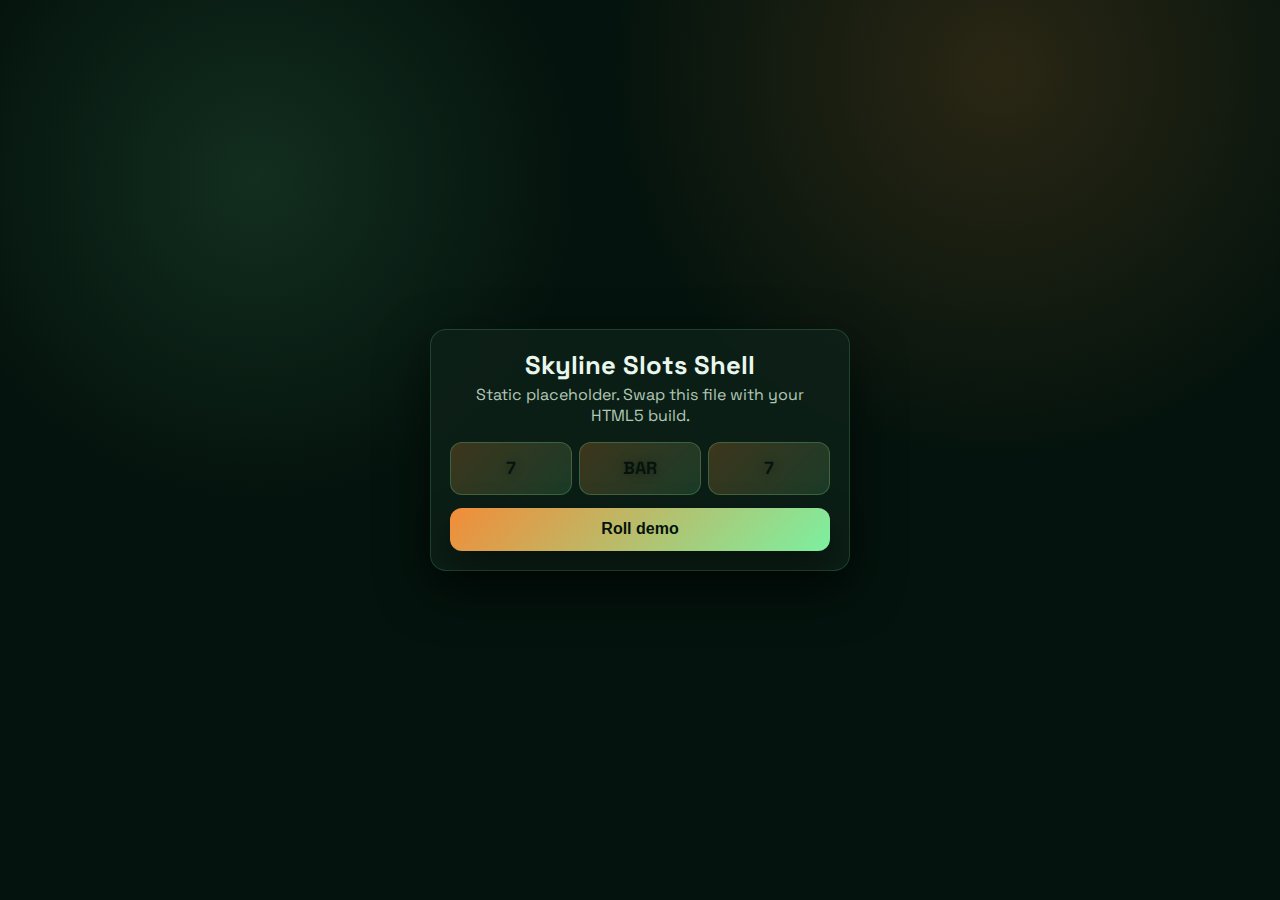
<file: games/game-1/index.html>
<!doctype html>
<html lang="en">
<head>
  <meta charset="utf-8">
  <meta name="viewport" content="width=device-width, initial-scale=1">
  <link rel="icon" type="image/x-icon" href="/favicon.ico">
  <title>Game Shell 1 â Skyline Slots</title>
  <link rel="preconnect" href="https://fonts.googleapis.com">
  <link rel="preconnect" href="https://fonts.gstatic.com" crossorigin>
  <link href="https://fonts.googleapis.com/css2?family=Space+Grotesk:wght@500;700&display=swap" rel="stylesheet">
  <style>
    :root{
      --bg: #04130d;
      --accent: #f28c38;
      --accent-2: #7cf0a0;
      --card: rgba(14,33,24,0.78);
      --text: #e9f6ed;
      --muted: #b1c8b7;
    }
    *{box-sizing:border-box}
    body{
      margin:0;
      font-family:"Space Grotesk", system-ui, sans-serif;
      min-height:100vh;
      background:radial-gradient(circle at 20% 20%, rgba(124,240,160,0.12), transparent 26%),
                 radial-gradient(circle at 78% 8%, rgba(242,140,56,0.16), transparent 30%),
                 #04130d;
      color:var(--text);
      display:flex;
      align-items:center;
      justify-content:center;
      padding:1rem;
    }
    .card{
      width:min(420px, 100%);
      background:var(--card);
      border:1px solid rgba(124,240,160,0.18);
      border-radius:16px;
      padding:1.2rem;
      box-shadow:0 18px 50px rgba(0,0,0,0.55);
      text-align:center;
    }
    h1{
      margin:0 0 0.2rem;
      font-size:1.6rem;
    }
    p{margin:0.2rem 0; color:var(--muted)}
    .reel{
      display:grid;
      grid-template-columns:repeat(3, 1fr);
      gap:0.4rem;
      margin:1rem 0 0.8rem;
    }
    .slot{
      padding:0.9rem 0.6rem;
      border-radius:12px;
      border:1px solid rgba(124,240,160,0.24);
      background:linear-gradient(135deg, rgba(242,140,56,0.22), rgba(124,240,160,0.14));
      font-weight:700;
      font-size:1.1rem;
      color:#04130d;
      text-shadow:0 1px 10px rgba(0,0,0,0.35);
    }
    button{
      background:linear-gradient(135deg, var(--accent), var(--accent-2));
      color:#04130d;
      font-weight:700;
      border:none;
      border-radius:12px;
      padding:0.8rem 1.2rem;
      cursor:pointer;
      box-shadow:0 14px 36px rgba(0,0,0,0.45);
      transition:transform .18s ease;
      width:100%;
      font-size:1rem;
    }
    button:hover{transform:translateY(-2px)}
  </style>
</head>
<body>
  <div class="card">
    <h1>Skyline Slots Shell</h1>
    <p>Static placeholder. Swap this file with your HTML5 build.</p>
    <div class="reel" id="reel">
      <div class="slot">7</div>
      <div class="slot">BAR</div>
      <div class="slot">7</div>
    </div>
    <button id="roll">Roll demo</button>
  </div>

  <script>
    const options = ["7", "BAR", "AAA", "JH", "WIN"];
    const reel = document.getElementById("reel");
    document.getElementById("roll").addEventListener("click", ()=>{
      reel.querySelectorAll(".slot").forEach(slot=>{
        const pick = options[Math.floor(Math.random()*options.length)];
        slot.textContent = pick;
      });
    });
  </script>
</body>
</html>
</file>
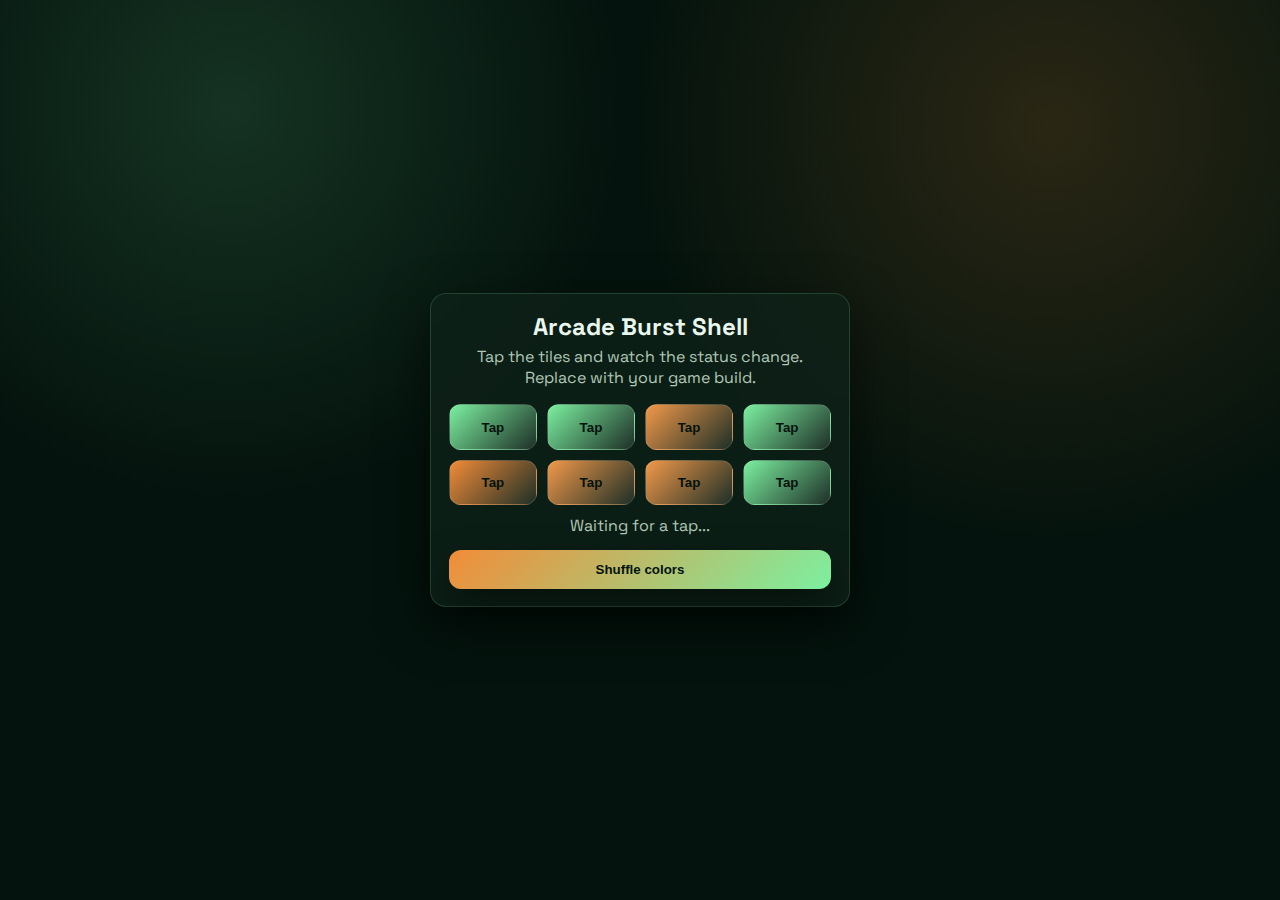
<file: games/game-2/index.html>
<!doctype html>
<html lang="en">
<head>
  <meta charset="utf-8">
  <meta name="viewport" content="width=device-width, initial-scale=1">
  <link rel="icon" type="image/x-icon" href="/favicon.ico">
  <title>Game Shell 2 â Arcade Burst</title>
  <link rel="preconnect" href="https://fonts.googleapis.com">
  <link rel="preconnect" href="https://fonts.gstatic.com" crossorigin>
  <link href="https://fonts.googleapis.com/css2?family=Space+Grotesk:wght@500;700&display=swap" rel="stylesheet">
  <style>
    :root{
      --bg:#04130d;
      --card:rgba(14,33,24,0.78);
      --accent:#f28c38;
      --accent-2:#7cf0a0;
      --text:#e9f6ed;
      --muted:#b1c8b7;
    }
    *{box-sizing:border-box}
    body{
      margin:0;
      min-height:100vh;
      font-family:"Space Grotesk", system-ui, sans-serif;
      background:radial-gradient(circle at 18% 12%, rgba(124,240,160,0.14), transparent 30%),
                 radial-gradient(circle at 82% 14%, rgba(242,140,56,0.16), transparent 32%),
                 #04130d;
      color:var(--text);
      display:flex;
      align-items:center;
      justify-content:center;
      padding:1rem;
    }
    .wrap{
      width:min(420px, 100%);
      background:var(--card);
      border:1px solid rgba(124,240,160,0.18);
      border-radius:16px;
      padding:1.1rem;
      box-shadow:0 18px 50px rgba(0,0,0,0.55);
      text-align:center;
    }
    h1{margin:0 0 0.2rem; font-size:1.5rem}
    p{margin:0.25rem 0; color:var(--muted)}
    .grid{
      display:grid;
      grid-template-columns:repeat(4, 1fr);
      gap:0.6rem;
      margin:1rem 0 0.6rem;
    }
    .tile{
      padding:0.9rem 0.6rem;
      border-radius:12px;
      border:1px solid rgba(255,255,255,0.12);
      background:linear-gradient(160deg, rgba(124,240,160,0.24), rgba(242,140,56,0.16));
      font-weight:700;
      color:#04130d;
      cursor:pointer;
      transition:transform .12s ease, box-shadow .12s ease;
    }
    .tile.active{
      box-shadow:0 0 0 2px rgba(124,240,160,0.45);
    }
    .tile:hover{transform:translateY(-2px)}
    .cta{
      margin-top:0.6rem;
      padding:0.75rem;
      border-radius:12px;
      background:linear-gradient(135deg, var(--accent), var(--accent-2));
      color:#04130d;
      font-weight:700;
      border:none;
      cursor:pointer;
      width:100%;
      box-shadow:0 14px 36px rgba(0,0,0,0.45);
      transition:transform .18s ease;
    }
    .cta:hover{transform:translateY(-2px)}
  </style>
</head>
<body>
  <div class="wrap">
    <h1>Arcade Burst Shell</h1>
    <p>Tap the tiles and watch the status change. Replace with your game build.</p>
    <div class="grid" id="tileGrid"></div>
    <p id="status">Waiting for a tap...</p>
    <button class="cta" id="shuffle">Shuffle colors</button>
  </div>

  <script>
    const colors = ["var(--accent)", "var(--accent-2)", "#8df7ff", "#f2994a"];
    const tileGrid = document.getElementById("tileGrid");
    const status = document.getElementById("status");
    const shuffleBtn = document.getElementById("shuffle");

    function buildGrid(){
      tileGrid.innerHTML = "";
      for(let i=0;i<8;i++){
        const tile = document.createElement("button");
        tile.className = "tile";
        tile.textContent = "Tap";
        tile.style.background = `linear-gradient(135deg, ${pick()}, rgba(255,255,255,0.08))`;
        tile.addEventListener("click", ()=>{
          tile.classList.toggle("active");
          tile.textContent = tile.classList.contains("active") ? "Active" : "Tap";
          status.textContent = "Tiles switched: " + document.querySelectorAll(".tile.active").length;
        });
        tileGrid.appendChild(tile);
      }
    }
    function pick(){
      return colors[Math.floor(Math.random()*colors.length)];
    }
    shuffleBtn.addEventListener("click", buildGrid);
    buildGrid();
  </script>
</body>
</html>
</file>
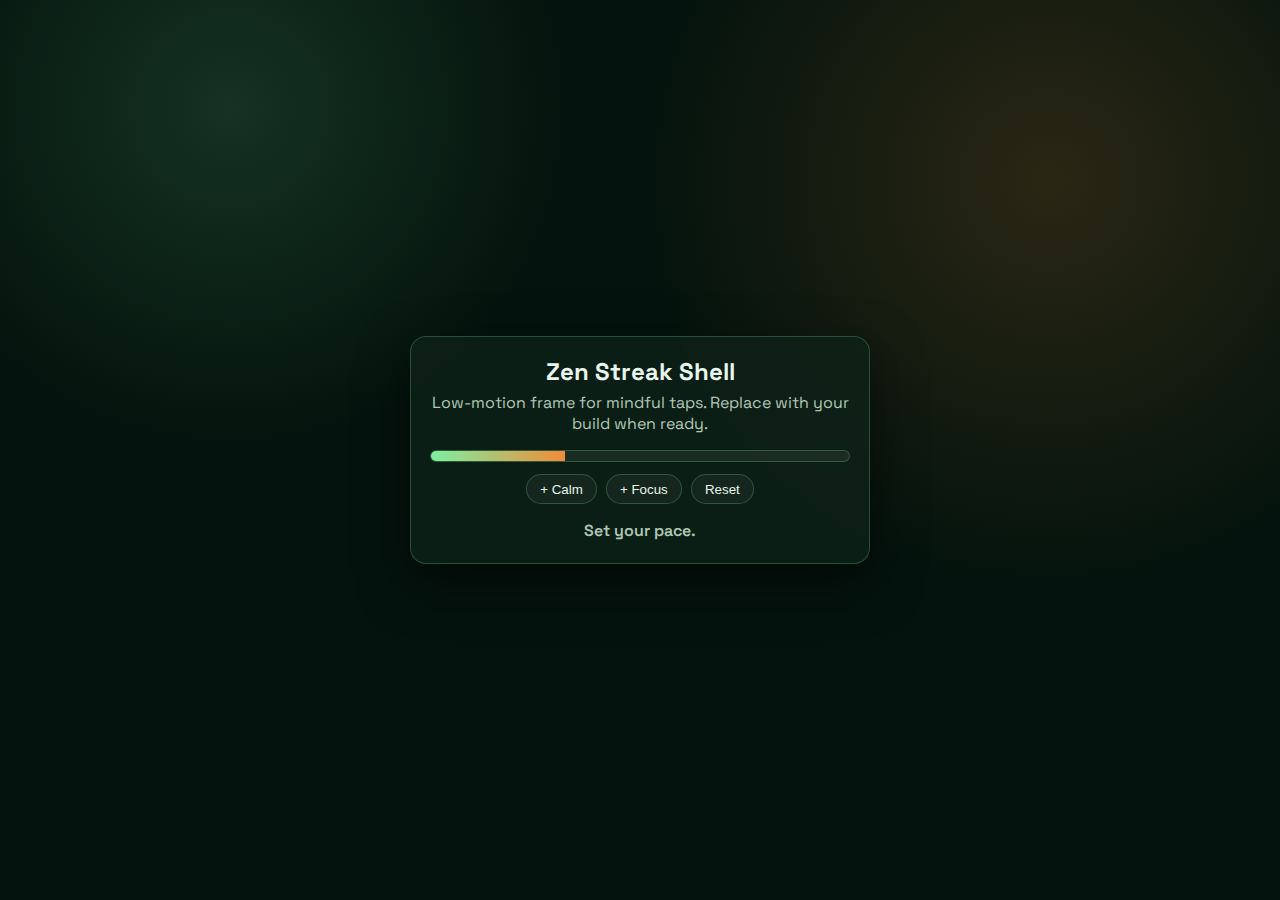
<file: games/game-3/index.html>
<!doctype html>
<html lang="en">
<head>
  <meta charset="utf-8">
  <meta name="viewport" content="width=device-width, initial-scale=1">
  <link rel="icon" type="image/x-icon" href="/favicon.ico">
  <title>Game Shell 3 â Drift Calm</title>
  <link rel="preconnect" href="https://fonts.googleapis.com">
  <link rel="preconnect" href="https://fonts.gstatic.com" crossorigin>
  <link href="https://fonts.googleapis.com/css2?family=Space+Grotesk:wght@500;700&display=swap" rel="stylesheet">
  <style>
    :root{
      --bg:#04130d;
      --card:rgba(14,33,24,0.78);
      --accent:#f28c38;
      --accent-2:#7cf0a0;
      --text:#e9f6ed;
      --muted:#b1c8b7;
      --border:rgba(124,240,160,0.24);
    }
    *{box-sizing:border-box}
    body{
      margin:0;
      min-height:100vh;
      font-family:"Space Grotesk", system-ui, sans-serif;
      background:radial-gradient(circle at 18% 12%, rgba(124,240,160,0.14), transparent 26%),
                 radial-gradient(circle at 82% 20%, rgba(242,140,56,0.16), transparent 32%),
                 #04130d;
      color:var(--text);
      display:flex;
      align-items:center;
      justify-content:center;
      padding:1rem;
    }
    .shell{
      width:min(460px, 100%);
      background:var(--card);
      border:1px solid var(--border);
      border-radius:16px;
      padding:1.2rem;
      box-shadow:0 18px 50px rgba(0,0,0,0.55);
      text-align:center;
    }
    h1{margin:0 0 0.2rem; font-size:1.5rem}
    p{margin:0.3rem 0; color:var(--muted)}
    .meter{
      margin:1rem 0 0.4rem;
      height:12px;
      border-radius:999px;
      background:rgba(255,255,255,0.06);
      overflow:hidden;
      border:1px solid var(--border);
    }
    .fill{
      height:100%;
      width:32%;
      background:linear-gradient(90deg, var(--accent-2), var(--accent));
      transition:width .25s ease;
    }
    .chips{
      display:flex;
      justify-content:center;
      gap:0.6rem;
      margin:0.8rem 0 1rem;
    }
    .chip{
      padding:0.4rem 0.8rem;
      border-radius:999px;
      border:1px solid var(--border);
      background:rgba(255,255,255,0.04);
      color:var(--text);
      cursor:pointer;
      transition:transform .16s ease, border-color .16s ease;
    }
    .chip:hover{transform:translateY(-2px); border-color:var(--accent-2)}
    .log{
      min-height:24px;
      color:var(--muted);
      font-weight:600;
    }
  </style>
</head>
<body>
  <div class="shell">
    <h1>Zen Streak Shell</h1>
    <p>Low-motion frame for mindful taps. Replace with your build when ready.</p>
    <div class="meter"><div class="fill" id="fill"></div></div>
    <div class="chips">
      <button class="chip" data-boost="15">+ Calm</button>
      <button class="chip" data-boost="22">+ Focus</button>
      <button class="chip" data-boost="-18">Reset</button>
    </div>
    <div class="log" id="log">Set your pace.</div>
  </div>

  <script>
    const fill = document.getElementById("fill");
    const log = document.getElementById("log");
    document.querySelectorAll(".chip").forEach(chip => {
      chip.addEventListener("click", () => {
        const change = Number(chip.dataset.boost);
        const current = parseInt(fill.style.width, 10) || 32;
        const next = Math.min(100, Math.max(8, current + change));
        fill.style.width = next + "%";
        log.textContent = change < 0 ? "Reset to a calm state." : "Boost applied. Keep it light.";
      });
    });
  </script>
</body>
</html>
</file>
<file: assets/css/site.css>
:root{
  --bg:#0a0b34;
  --bg-2:#111c4f;
  --text:#fef9ff;
  --muted:#d5d8ff;
  --heading:#ffffff;
  --accent:#ff66c4;
  --accent-2:#5df4ff;
  --card:rgba(255,255,255,0.12);
  --card-strong:rgba(255,255,255,0.18);
  --border:rgba(255,255,255,0.22);
  --shadow:0 26px 70px rgba(10,6,64,0.55);
  --radius:18px;
  --font-heading:"Baloo 2","Nunito",system-ui,sans-serif;
  --font-body:"Nunito","Baloo 2",system-ui,sans-serif;
}
*{box-sizing:border-box}
body.nova-shell-p7q4{
  margin:0;
  min-height:100vh;
  font-family:var(--font-body);
  color:var(--text);
  background:
    radial-gradient(circle at 16% 12%, rgba(255,102,196,0.22), transparent 32%),
    radial-gradient(circle at 82% 10%, rgba(93,244,255,0.2), transparent 32%),
    radial-gradient(circle at 60% 82%, rgba(255,214,102,0.18), transparent 36%),
    linear-gradient(145deg, #0b0c3f, #141b5f 55%, #0b102e);
  -webkit-font-smoothing:antialiased;
  line-height:1.65;
}
a{color:var(--accent); text-decoration:none; transition:color .15s ease,opacity .15s ease}
a:hover{color:var(--accent-2); opacity:0.9}
.link-accent-m8q5{color:var(--accent); font-weight:700}
.link-accent-m8q5:hover{color:var(--accent-2)}
img{max-width:100%; display:block}
.shell-wrap-z4m2{width:min(1180px, 100% - 2.4rem); margin:0 auto}

.alert-strip-f2m7{
  background:linear-gradient(120deg, rgba(255,102,196,0.95), rgba(93,244,255,0.92));
  color:#0b0b22;
  padding:0.6rem 0;
  font-weight:700;
  border-bottom:1px solid rgba(0,0,0,0.25);
  box-shadow:0 14px 28px rgba(0,0,0,0.35);
  position:relative;
  z-index:70;
}
.alert-inner-v7x1{
  display:flex;
  align-items:center;
  justify-content:center;
  gap:0.7rem;
  flex-wrap:wrap;
  font-size:0.96rem;
}
.alert-pill-x6c4{
  background:rgba(255,255,255,0.22);
  color:#0b0b22;
  padding:0.38rem 0.78rem;
  border-radius:999px;
  font-weight:800;
  letter-spacing:0.5px;
}

.nav-rail-q5h8{
  background:linear-gradient(90deg, rgba(255,102,196,0.12), rgba(93,244,255,0.1)), rgba(8,10,35,0.88);
  backdrop-filter:blur(14px);
  border-bottom:1px solid var(--border);
  position:sticky;
  top:0;
  z-index:60;
  padding:0.9rem 0;
}
.nav-rail-q5h8 .navbar-brand{
  display:flex;
  align-items:center;
  gap:0.65rem;
  padding:0;
}
.brand-logo-u8b4{
  width:128px;
  height:auto;
  border-radius:14px;
  box-shadow:0 12px 28px rgba(0,0,0,0.45);
}
.nav-link-u4e7{
  color:var(--text);
  font-weight:600;
  margin:0 0.35rem;
  padding:0.35rem 0.7rem;
  border-radius:12px;
  transition:background .15s ease,color .15s ease;
}
.nav-link-u4e7.active,
.nav-link-u4e7:hover{
  background:var(--card-strong);
  color:var(--accent);
}
.navbar-toggler{border:1px solid var(--border); color:var(--text)}
.navbar-toggler:focus{box-shadow:0 0 0 3px rgba(255,102,196,0.24)}

.btn-main-m2p9,
.btn-ghost-r4d0{
  display:inline-flex;
  align-items:center;
  justify-content:center;
  gap:0.4rem;
  padding:0.82rem 1.7rem;
  border-radius:12px;
  font-weight:700;
  border:1px solid transparent;
  cursor:pointer;
  transition:transform .16s ease, box-shadow .2s ease, background .2s ease, color .2s ease;
  text-decoration:none;
}
.btn-main-m2p9{
  background:linear-gradient(130deg, var(--accent), var(--accent-2));
  color:#0c0725;
  box-shadow:0 16px 36px rgba(0,0,0,0.42);
}
.btn-main-m2p9:hover{transform:translateY(-2px)}
.btn-ghost-r4d0{
  background:var(--card);
  border-color:var(--border);
  color:var(--text);
}
.btn-ghost-r4d0:hover{color:var(--accent)}

.eyebrow-t8k9{
  text-transform:uppercase;
  letter-spacing:2px;
  font-size:0.78rem;
  color:var(--muted);
  margin:0 0 0.35rem;
}
.section-title-m3y2{
  font-family:var(--font-heading);
  color:var(--heading);
  font-size:2.2rem;
  margin:0 0 0.45rem;
}
.section-sub-p0c6{margin:0 0 1rem; color:var(--muted)}

.hero-block-h6v4{
  position:relative;
  padding:clamp(3rem, 6vw, 4.8rem) 0;
  overflow:hidden;
}
.hero-block-h6v4::before,
.hero-block-h6v4::after{
  content:"";
  position:absolute;
  width:420px; height:420px;
  border-radius:50%;
  filter:blur(120px);
  opacity:0.3;
  z-index:0;
}
.hero-block-h6v4::before{top:-140px; left:-80px; background:radial-gradient(circle, rgba(255,102,196,0.5), transparent 60%)}
.hero-block-h6v4::after{bottom:-150px; right:-40px; background:radial-gradient(circle, rgba(93,244,255,0.42), transparent 60%)}
.hero-grid-w3c8{
  position:relative;
  z-index:1;
  display:grid;
  gap:1.6rem;
  text-align:center;
}
.title-hero-b9k1{
  font-family:var(--font-heading);
  font-size:2.85rem;
  line-height:1.08;
  margin:0 0 0.55rem;
}
.hero-subtext-e8y4{
  color:var(--muted);
  margin:0 auto;
  max-width:780px;
}
.hero-cta-v9f1{display:flex; justify-content:center; gap:0.8rem; flex-wrap:wrap; margin-top:1.15rem}
.chip-w9e3{
  display:inline-flex;
  align-items:center;
  gap:0.35rem;
  padding:0.42rem 0.85rem;
  border-radius:999px;
  background:var(--card);
  border:1px solid var(--border);
  color:var(--muted);
  font-weight:600;
  font-size:0.95rem;
}
.chip-w9e3.accent{background:rgba(255,102,196,0.16); color:var(--accent); border-color:rgba(255,102,196,0.35)}

.panel-stack-j9t6{padding:3.8rem 0}
.panel-grid-v4u0{
  display:grid;
  grid-template-columns:1fr 1fr;
  gap:1.8rem;
  align-items:center;
}
.panel-art-y4m1{
  background:linear-gradient(140deg, rgba(255,102,196,0.2), rgba(93,244,255,0.16));
  border:1px solid var(--border);
  border-radius:16px;
  padding:1.5rem;
  position:relative;
  box-shadow:var(--shadow);
  overflow:hidden;
}
.panel-art-y4m1::after{
  content:"GR";
  position:absolute;
  right:14px;
  bottom:10px;
  font-size:3.6rem;
  font-weight:800;
  color:rgba(255,255,255,0.07);
  letter-spacing:3px;
}
.panel-art-y4m1 img{border-radius:12px; box-shadow:0 16px 36px rgba(0,0,0,0.55)}
.panel-copy-s2e1 p{color:var(--muted); margin:0 0 0.8rem}
.panel-copy-s2e1 .btn-main-m2p9{margin-top:0.4rem}

.feature-band-r8k0{
  padding:3.5rem 0;
  background:linear-gradient(135deg, rgba(255,102,196,0.07), rgba(93,244,255,0.06));
}
.feature-grid-e2k4{
  display:grid;
  grid-template-columns:repeat(auto-fit, minmax(240px,1fr));
  gap:1rem;
  margin-top:1.6rem;
}
.feature-card-f0n5{
  background:linear-gradient(155deg, rgba(255,255,255,0.16), rgba(255,255,255,0.08));
  border:1px solid var(--border);
  padding:1.5rem;
  border-radius:14px;
  color:var(--text);
  transition:transform .16s ease, box-shadow .16s ease;
  box-shadow:var(--shadow);
}
.feature-card-f0n5:hover{transform:translateY(-4px); box-shadow:0 22px 52px rgba(10,6,64,0.62)}
.icon-blaze-y7p4{font-size:2rem; color:var(--accent); margin-bottom:0.45rem}
.feature-card-f0n5 h4{margin:0 0 0.35rem; font-family:var(--font-heading)}
.feature-card-f0n5 p{margin:0; color:var(--muted)}

.contact-slab-u5c7{
  padding:4rem 0;
  background:linear-gradient(135deg, rgba(93,244,255,0.05), rgba(255,102,196,0.07));
}
.contact-grid-o7n3{
  display:grid;
  grid-template-columns:1fr 1fr;
  gap:1.6rem;
}
.contact-card-p8v4{
  background:linear-gradient(150deg, rgba(255,255,255,0.14), rgba(255,255,255,0.08));
  border:1px solid var(--border);
  border-radius:14px;
  padding:1.2rem;
  color:var(--text);
}
.contact-card-p8v4 p{margin:0.1rem 0; color:var(--muted)}
.contact-card-p8v4 strong{color:var(--text)}
.contact-form-h4k0{
  background:linear-gradient(150deg, rgba(255,255,255,0.14), rgba(255,255,255,0.08));
  border:1px solid var(--border);
  border-radius:14px;
  padding:1.2rem;
  display:flex;
  flex-direction:column;
  gap:0.9rem;
  box-shadow:var(--shadow);
}
.contact-form-h4k0 input,
.contact-form-h4k0 textarea{
  width:100%;
  padding:0.82rem 0.95rem;
  border-radius:11px;
  border:1px solid var(--border);
  background:rgba(255,255,255,0.03);
  color:var(--text);
  font-size:1rem;
  transition:border .16s ease, box-shadow .16s ease;
}
.contact-form-h4k0 input:focus,
.contact-form-h4k0 textarea:focus{
  outline:none;
  border-color:var(--accent);
  box-shadow:0 0 0 3px rgba(255,102,196,0.2);
}
.form-status-h1m6{min-height:20px; color:var(--muted)}
.form-status-h1m6.success{color:#8ef8c8}
.form-status-h1m6.error{color:#f5c452}

.quote-band-c9x8{padding:3.5rem 0; text-align:center}
.quote-grid-f5z2{
  max-width:940px;
  margin:0 auto;
  display:grid;
  grid-template-columns:repeat(auto-fit, minmax(260px,1fr));
  gap:1rem;
}
.quote-card-d3q1{
  background:var(--card);
  border:1px solid var(--border);
  padding:1.25rem;
  border-radius:14px;
  box-shadow:var(--shadow);
}
.quote-text-n2a6{font-style:italic; color:var(--text); margin:0 0 0.6rem}
.quote-author-e4v7{color:var(--accent); font-weight:700; margin:0}

.notice-slab-n7b6{padding:3rem 0}
.notice-box-a9r0{
  max-width:900px;
  margin:0 auto;
  background:var(--card);
  border:1px solid var(--border);
  padding:1.5rem;
  border-radius:18px;
  text-align:center;
  box-shadow:var(--shadow);
}
.subheading-c8q2{
  color:var(--accent);
  font-size:1.08rem;
  margin:1.4rem 0 0.35rem;
  font-weight:700;
}
.notice-btn-j5r4{
  background:var(--accent);
  color:#061118;
  padding:0.65rem 1.35rem;
  border-radius:999px;
  font-weight:800;
  display:inline-block;
}
.notice-btn-j5r4:hover{background:var(--accent-2); color:#031019}

.footer-bar-c6u3{
  background:linear-gradient(180deg, rgba(9,11,44,0.92), rgba(13,9,36,0.94));
  color:var(--text);
  text-align:center;
  padding:3rem 1rem 2.4rem;
  border-top:1px solid var(--border);
  position:relative;
  overflow:hidden;
}
.footer-bar-c6u3::before{
  content:"";
  position:absolute;
  inset:0;
  background:
    radial-gradient(circle at 32% 18%, rgba(255,102,196,0.12), transparent 60%),
    radial-gradient(circle at 78% 22%, rgba(93,244,255,0.1), transparent 60%);
  z-index:0;
}
.footer-bar-c6u3 .shell-wrap-z4m2{position:relative; z-index:1}
.footer-brand-u2m9{
  display:flex;
  align-items:center;
  justify-content:center;
  gap:0.75rem;
  margin-bottom:1rem;
}
.footer-note-w0e3{
  background:var(--card);
  border:1px solid var(--border);
  color:var(--muted);
  max-width:780px;
  margin:0 auto 1.6rem;
  padding:1.25rem;
  border-radius:16px;
  box-shadow:var(--shadow);
}
.footer-list-z1t5{
  display:flex;
  justify-content:center;
  gap:0.9rem;
  flex-wrap:wrap;
  padding:0;
  margin:0 0 1rem;
  list-style:none;
}
.footer-list-z1t5 a{color:var(--accent); font-weight:600}
.footer-list-z1t5 a:hover{color:var(--accent-2)}
.footer-copy-l5u7{color:var(--muted); margin:0}

.scroll-top-d8n2{
  position:fixed;
  right:22px;
  bottom:22px;
  width:46px;
  height:46px;
  border-radius:50%;
  border:none;
  background:var(--accent);
  color:#051019;
  display:flex;
  align-items:center;
  justify-content:center;
  cursor:pointer;
  box-shadow:0 16px 34px rgba(0,0,0,0.55);
  opacity:0;
  visibility:hidden;
  transition:all .16s ease;
  z-index:90;
}
.scroll-top-d8n2.show{opacity:1; visibility:visible}
.scroll-top-d8n2:hover{background:var(--accent-2)}

.sr-only{
  position:absolute;
  width:1px;
  height:1px;
  padding:0;
  margin:-1px;
  overflow:hidden;
  clip:rect(0,0,0,0);
  border:0;
}

@media (max-width: 992px){
  .panel-grid-v4u0,
  .contact-grid-o7n3{
    grid-template-columns:1fr;
  }
  .title-hero-b9k1{font-size:2.5rem}
}
@media (max-width: 768px){
  .title-hero-b9k1{font-size:2.2rem}
  .nav-rail-q5h8{padding:0.75rem 0}
}
@media (max-width: 576px){
  .hero-cta-v9f1{flex-direction:column}
  .brand-logo-u8b4{width:112px}
}

.policy-wrapper-a1p9{
  padding:3rem 0 4rem;
}
.policy-hero-b2x7{
  padding:2.6rem 0 1.4rem;
  text-align:left;
}
.policy-meta-c7m2{
  display:flex;
  flex-wrap:wrap;
  gap:0.6rem;
  margin-top:0.8rem;
}
.policy-body-q3d4{
  padding:1rem 0 0;
}
.policy-grid-h5s8{
  display:grid;
  grid-template-columns:1fr;
}
.policy-card-n4c1{
  background:var(--card);
  border:1px solid var(--border);
  border-radius:16px;
  padding:1.6rem;
  box-shadow:var(--shadow);
  color:var(--text);
}
.policy-card-n4c1 h2{
  font-family:var(--font-heading);
  color:var(--heading);
  margin:1.4rem 0 0.4rem;
  font-size:1.35rem;
}
.policy-card-n4c1 h3{
  margin:1rem 0 0.3rem;
  color:var(--accent);
  font-weight:700;
  font-size:1.05rem;
}
.policy-card-n4c1 p{margin:0 0 0.85rem; color:var(--muted)}
.policy-card-n4c1 ul{
  margin:0 0 1rem 1.2rem;
  padding:0;
  color:var(--muted);
  line-height:1.75;
}
.policy-card-n4c1 li{margin:0.25rem 0}
.policy-highlight-e2b7{
  background:var(--card-strong);
  border:1px solid var(--border);
  border-left:4px solid var(--accent);
  border-radius:14px;
  padding:1rem 1.1rem;
  margin:1rem 0 1.2rem;
}
.policy-highlight-e2b7 a{color:var(--accent); font-weight:700}
.policy-highlight-e2b7 a:hover{color:var(--accent-2)}

@media (max-width: 720px){
  .policy-card-n4c1{padding:1.2rem}
}

.rules-wrap-g7p2{
  padding:2.6rem 0 4rem;
}
.rules-hero-t9c3{
  padding:1.6rem 0 1.2rem;
}
.rules-hero-t9c3 .section-sub-p0c6{max-width:820px}
.rules-meta-w5v1{
  color:var(--muted);
  font-weight:700;
  letter-spacing:0.5px;
  margin-top:0.4rem;
}
.rules-body-q4r8{
  padding:1rem 0 0;
}
.rules-highlight-b3n2{
  background:var(--card-strong);
  border:1px solid var(--border);
  border-left:4px solid var(--accent);
  border-radius:14px;
  padding:1.1rem 1.2rem;
  margin:0 0 1.2rem;
  color:var(--muted);
  box-shadow:var(--shadow);
}
.rules-highlight-b3n2 strong{color:var(--heading)}
.rules-highlight-b3n2 a{color:var(--accent); font-weight:700}
.rules-highlight-b3n2 a:hover{color:var(--accent-2)}
.rules-card-m5k1{
  background:var(--card);
  border:1px solid var(--border);
  border-radius:16px;
  padding:1.35rem;
  box-shadow:var(--shadow);
  margin-bottom:1rem;
}
.rules-card-m5k1 h2{
  margin:0 0 0.55rem;
  color:var(--heading);
  font-size:1.4rem;
  font-family:var(--font-heading);
}
.rules-card-m5k1 h3{
  margin:0.75rem 0 0.35rem;
  color:var(--accent);
  font-size:1.05rem;
  font-weight:800;
}
.rules-card-m5k1 p{margin:0 0 0.65rem; color:var(--muted)}
.rules-card-m5k1 ul{
  margin:0 0 0.8rem 1.1rem;
  padding:0;
  color:var(--muted);
  line-height:1.75;
}
.rules-card-m5k1 li{margin:0.25rem 0}

@media (max-width: 720px){
  .rules-card-m5k1{padding:1.1rem}
}

.faq-wrap-j5b2{padding:2.6rem 0 4rem;}
.faq-hero-c8r1{padding:1.6rem 0 1.2rem;}
.faq-meta-u6e4{color:var(--muted); font-weight:700; letter-spacing:0.5px; margin-top:0.4rem;}
.faq-body-m2c7{padding:1rem 0 0;}
.faq-grid-r4x8{
  display:grid;
  grid-template-columns:repeat(auto-fit, minmax(280px, 1fr));
  gap:0.9rem;
}
.faq-card-n8k5{
  background:var(--card);
  border:1px solid var(--border);
  border-radius:16px;
  padding:1.2rem;
  box-shadow:var(--shadow);
}
.faq-card-n8k5 h3{
  margin:0 0 0.4rem;
  color:var(--heading);
  font-size:1.1rem;
  font-family:var(--font-heading);
}
.faq-card-n8k5 p{margin:0; color:var(--muted)}
.faq-card-n8k5 a{color:var(--accent); font-weight:700}
.faq-card-n8k5 a:hover{color:var(--accent-2)}

/* Play page library */
.game-stack-t1y7{padding:3.5rem 0;}
.frame-grid-z9w2{display:grid; grid-template-columns:repeat(auto-fit, minmax(320px,1fr)); gap:1.4rem;}
.game-card-f6m4{background:var(--card); border:1px solid var(--border); border-radius:16px; padding:1rem; box-shadow:var(--shadow);}
.frame-box-p0q9{position:relative; width:100%; border-radius:12px; overflow:hidden; background:linear-gradient(150deg, rgba(255,102,196,0.18), rgba(93,244,255,0.14)); border:1px solid var(--border); box-shadow:0 16px 40px rgba(10,6,64,0.55);}
.frame-box-p0q9::before{content:""; display:block; padding-top:56.25%;}
.frame-box-p0q9 iframe{position:absolute; inset:0; width:100%; height:100%; border:0;}
.game-chip-e6s1{display:inline-flex; align-items:center; gap:0.35rem; padding:0.35rem 0.75rem; border-radius:999px; background:var(--card-strong); border:1px solid var(--border); color:var(--accent); font-weight:700; font-size:0.92rem;}
.game-caption-t3m8{margin:0.6rem 0 0; color:var(--muted); font-weight:600;}
</file>
